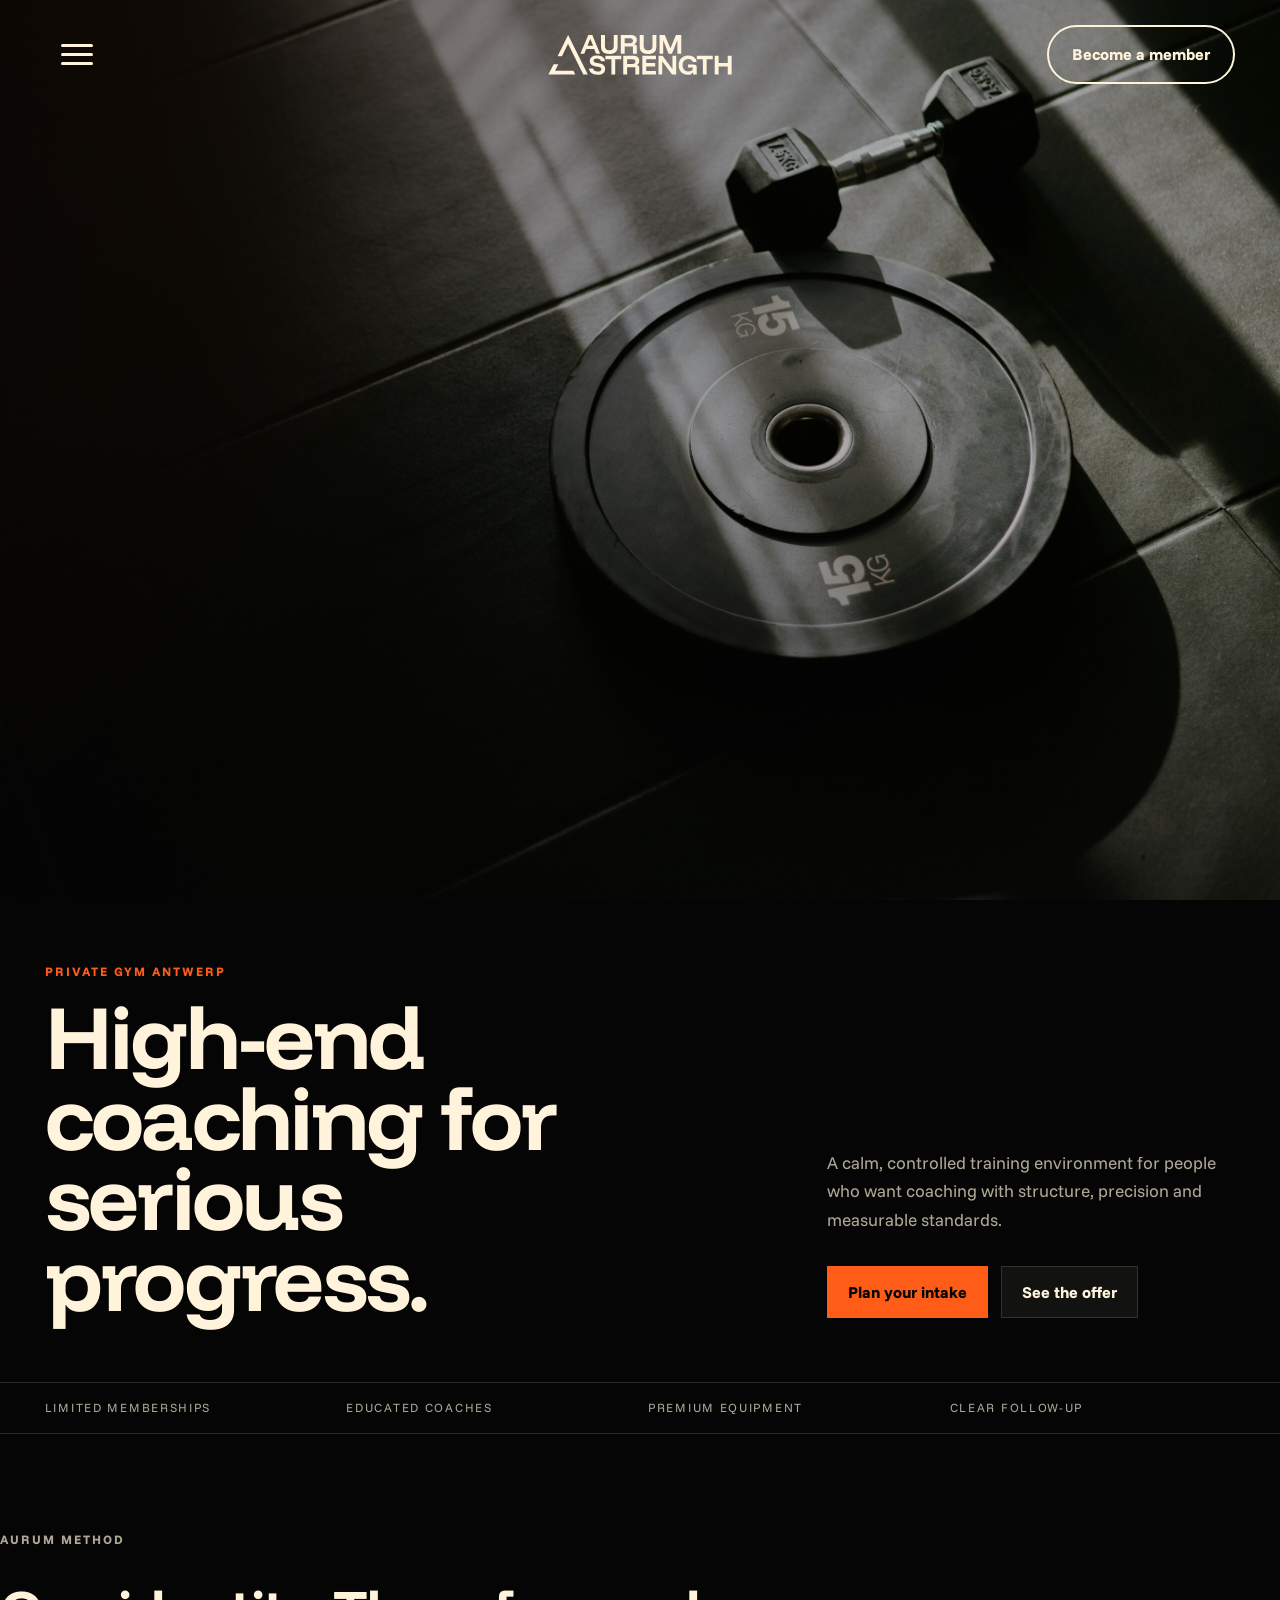
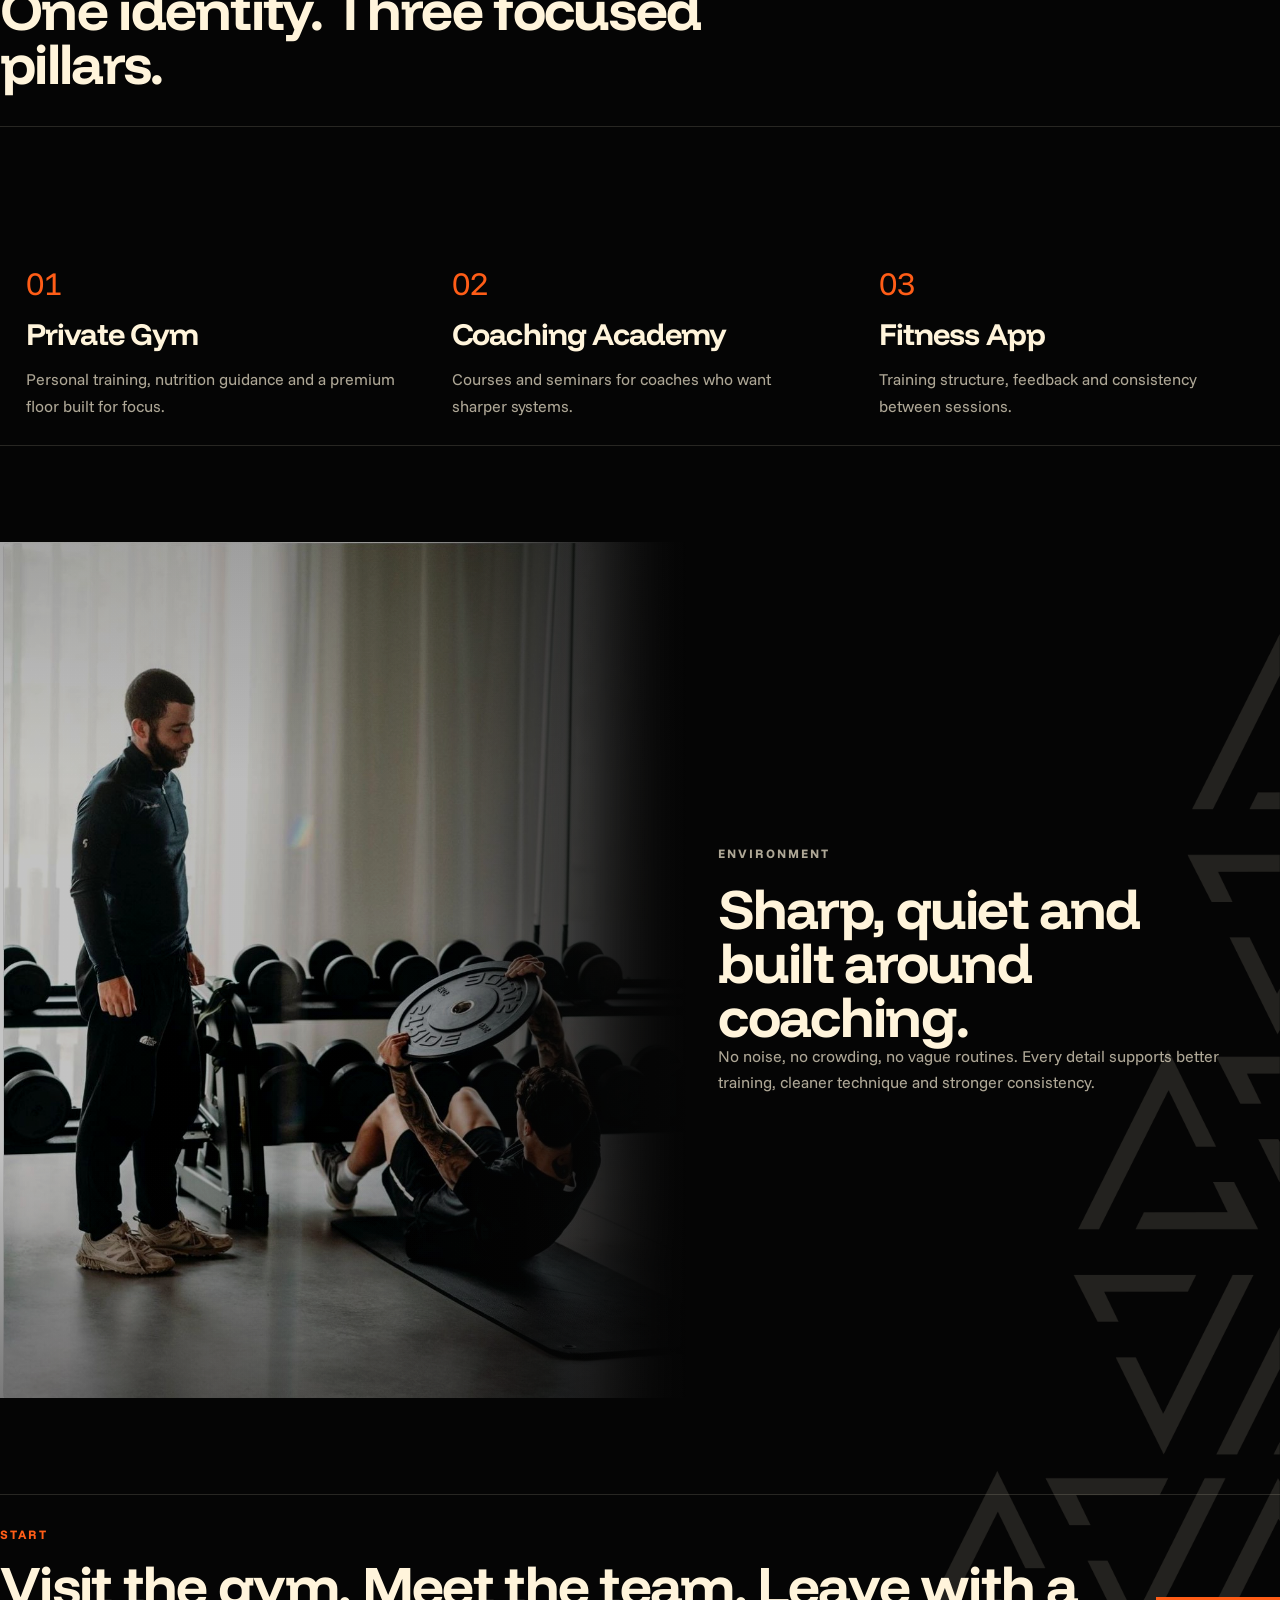
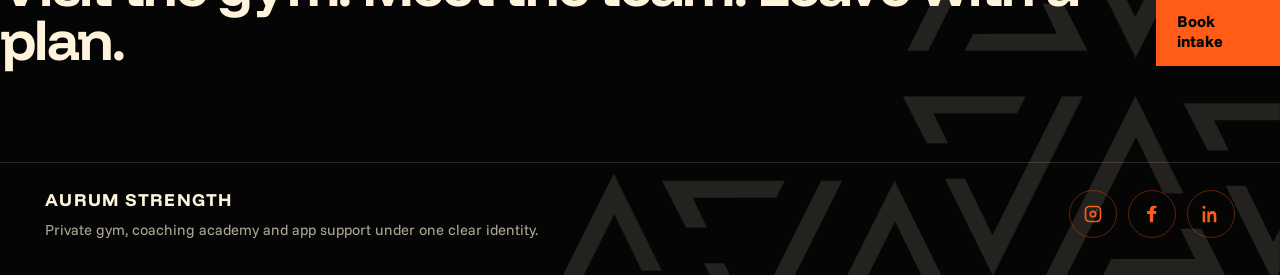
<file: index.html>
<!DOCTYPE html>
<html lang="en">
  <head>
    <meta charset="UTF-8" />
    <meta name="viewport" content="width=device-width, initial-scale=1.0" />
    <title>AURUM Strength | Private Gym Antwerp</title>
    <meta
      name="description"
      content="AURUM Strength is a high-end private gym in Antwerp with precise coaching, nutrition guidance and a focused training environment."
    />
    <link rel="preconnect" href="https://fonts.googleapis.com" />
    <link rel="preconnect" href="https://fonts.gstatic.com" crossorigin />
    <link
      href="https://fonts.googleapis.com/css2?family=Funnel+Display:wght@300..800&amp;family=Funnel+Sans:wght@300..800&amp;display=swap"
      rel="stylesheet"
    />
    <link rel="stylesheet" href="styles.css?v=2" />
  </head>
  <body>
    <div class="site-shell">
      <header class="site-header">
        <button
          class="nav-toggle"
          type="button"
          aria-expanded="false"
          aria-controls="site-nav"
          aria-label="Open navigation"
        >
          <span></span>
          <span></span>
          <span></span>
        </button>

        <a class="brand" href="index.html" aria-label="Aurum Strength home">
          <img src="assets/logo-horizontal-beige.svg" alt="AURUM Strength" />
        </a>

        <a class="member-cta" href="member.html">Become a member</a>

        <nav class="site-nav" id="site-nav" aria-label="Primary">
          <div class="nav-panel">
            <div class="nav-column">
              <p>Navigate</p>
              <a class="is-active" href="index.html">Home</a>
              <a href="offer.html">Offer</a>
              <a href="system.html">System</a>
              <a href="academy.html">Academy</a>
              <a href="contact.html">Contact</a>
            </div>
            <div class="nav-column nav-column-large">
              <p>Start</p>
              <a href="member.html">Become a member</a>
              <a href="contact.html">Book intake</a>
            </div>
            <div class="nav-column nav-meta">
              <p>AURUM Strength</p>
              <span>Private gym, coaching academy and app support in Antwerp.</span>
            </div>
          </div>
        </nav>
      </header>

      <main>
        <section class="hero section">
          <figure class="hero-media">
            <div class="hero-video-frame">
              <video
                src="assets/video_aurum.MOV"
                poster="assets/landingpagePic.jpg"
                autoplay
                muted
                playsinline
                aria-label="AURUM Strength training atmosphere"
              ></video>
            </div>
          </figure>
        </section>

        <section class="home-intro section reveal">
          <div>
            <p class="eyebrow">Private Gym Antwerp</p>
            <h1>High-end coaching for serious progress.</h1>
          </div>
          <div>
            <p class="hero-text">
              A calm, controlled training environment for people who want
              coaching with structure, precision and measurable standards.
            </p>

            <div class="hero-actions">
              <a class="button button-primary" href="contact.html">Plan your intake</a>
              <a class="button button-secondary" href="offer.html">See the offer</a>
            </div>
          </div>
        </section>

        <section class="proof-strip reveal" aria-label="Aurum strengths">
          <p>Limited memberships</p>
          <p>Educated coaches</p>
          <p>Premium equipment</p>
          <p>Clear follow-up</p>
        </section>

        <section class="section split-section">
          <div class="section-heading reveal">
            <p class="eyebrow">AURUM Method</p>
            <h2>One identity. Three focused pillars.</h2>
          </div>

          <div class="feature-grid">
            <a class="feature-card reveal" href="offer.html">
              <span>01</span>
              <h3>Private Gym</h3>
              <p>Personal training, nutrition guidance and a premium floor built for focus.</p>
            </a>
            <a class="feature-card reveal" href="academy.html">
              <span>02</span>
              <h3>Coaching Academy</h3>
              <p>Courses and seminars for coaches who want sharper systems.</p>
            </a>
            <a class="feature-card reveal" href="system.html">
              <span>03</span>
              <h3>Fitness App</h3>
              <p>Training structure, feedback and consistency between sessions.</p>
            </a>
          </div>
        </section>

        <section class="section atmosphere-section">
          <figure class="image-frame reveal">
            <img
              src="assets/aurum-coaching.jpeg"
              alt="Focused AURUM coaching atmosphere"
            />
          </figure>
          <div class="atmosphere-copy reveal">
            <p class="eyebrow">Environment</p>
            <h2>Sharp, quiet and built around coaching.</h2>
            <p>
              No noise, no crowding, no vague routines. Every detail supports
              better training, cleaner technique and stronger consistency.
            </p>
          </div>
        </section>

        <section class="section cta-band reveal">
          <div>
            <p class="eyebrow">Start</p>
            <h2>Visit the gym. Meet the team. Leave with a plan.</h2>
          </div>
          <a class="button button-primary" href="contact.html">Book intake</a>
        </section>
      </main>

      <footer class="site-footer">
        <div>
          <p>AURUM Strength</p>
          <p>Private gym, coaching academy and app support under one clear identity.</p>
        </div>
        <nav class="footer-socials" aria-label="Social media">
          <a href="https://www.instagram.com/aurumstrength/" target="_blank" rel="noopener" aria-label="AURUM Strength on Instagram">
            <svg viewBox="0 0 24 24" aria-hidden="true">
              <path d="M7.75 2h8.5A5.75 5.75 0 0 1 22 7.75v8.5A5.75 5.75 0 0 1 16.25 22h-8.5A5.75 5.75 0 0 1 2 16.25v-8.5A5.75 5.75 0 0 1 7.75 2Zm0 2A3.75 3.75 0 0 0 4 7.75v8.5A3.75 3.75 0 0 0 7.75 20h8.5A3.75 3.75 0 0 0 20 16.25v-8.5A3.75 3.75 0 0 0 16.25 4h-8.5Zm4.25 3.75A4.25 4.25 0 1 1 7.75 12 4.25 4.25 0 0 1 12 7.75Zm0 2A2.25 2.25 0 1 0 14.25 12 2.25 2.25 0 0 0 12 9.75Zm4.75-3.25a.75.75 0 1 1-.75.75.75.75 0 0 1 .75-.75Z" />
            </svg>
          </a>
          <a href="https://www.facebook.com/aurumstrength/" target="_blank" rel="noopener" aria-label="AURUM Strength on Facebook">
            <svg viewBox="0 0 24 24" aria-hidden="true">
              <path d="M14.2 8.4V6.6c0-.9.2-1.4 1.5-1.4h1.6V2.1C16.5 2 15.5 2 14.4 2c-3 0-5 1.8-5 5.1v1.3H6.1v3.5h3.3V22h4V11.9h3.3l.5-3.5h-3Z" />
            </svg>
          </a>
          <a href="https://www.linkedin.com/company/aurum-strength/" target="_blank" rel="noopener" aria-label="AURUM Strength on LinkedIn">
            <svg viewBox="0 0 24 24" aria-hidden="true">
              <path d="M5.1 8.7H2V22h3.1V8.7ZM3.6 2A1.8 1.8 0 1 0 5.4 3.8 1.8 1.8 0 0 0 3.6 2Zm7 6.7h-3V22h3v-6.6c0-1.7.3-3.4 2.5-3.4s2.2 2 2.2 3.5V22h3.1v-7.3c0-3.6-.8-6.3-4.9-6.3a4.2 4.2 0 0 0-3.8 2.1h-.1V8.7Z" />
            </svg>
          </a>
        </nav>
      </footer>
    </div>

    <script src="script.js"></script>
  </body>
</html>
</file>
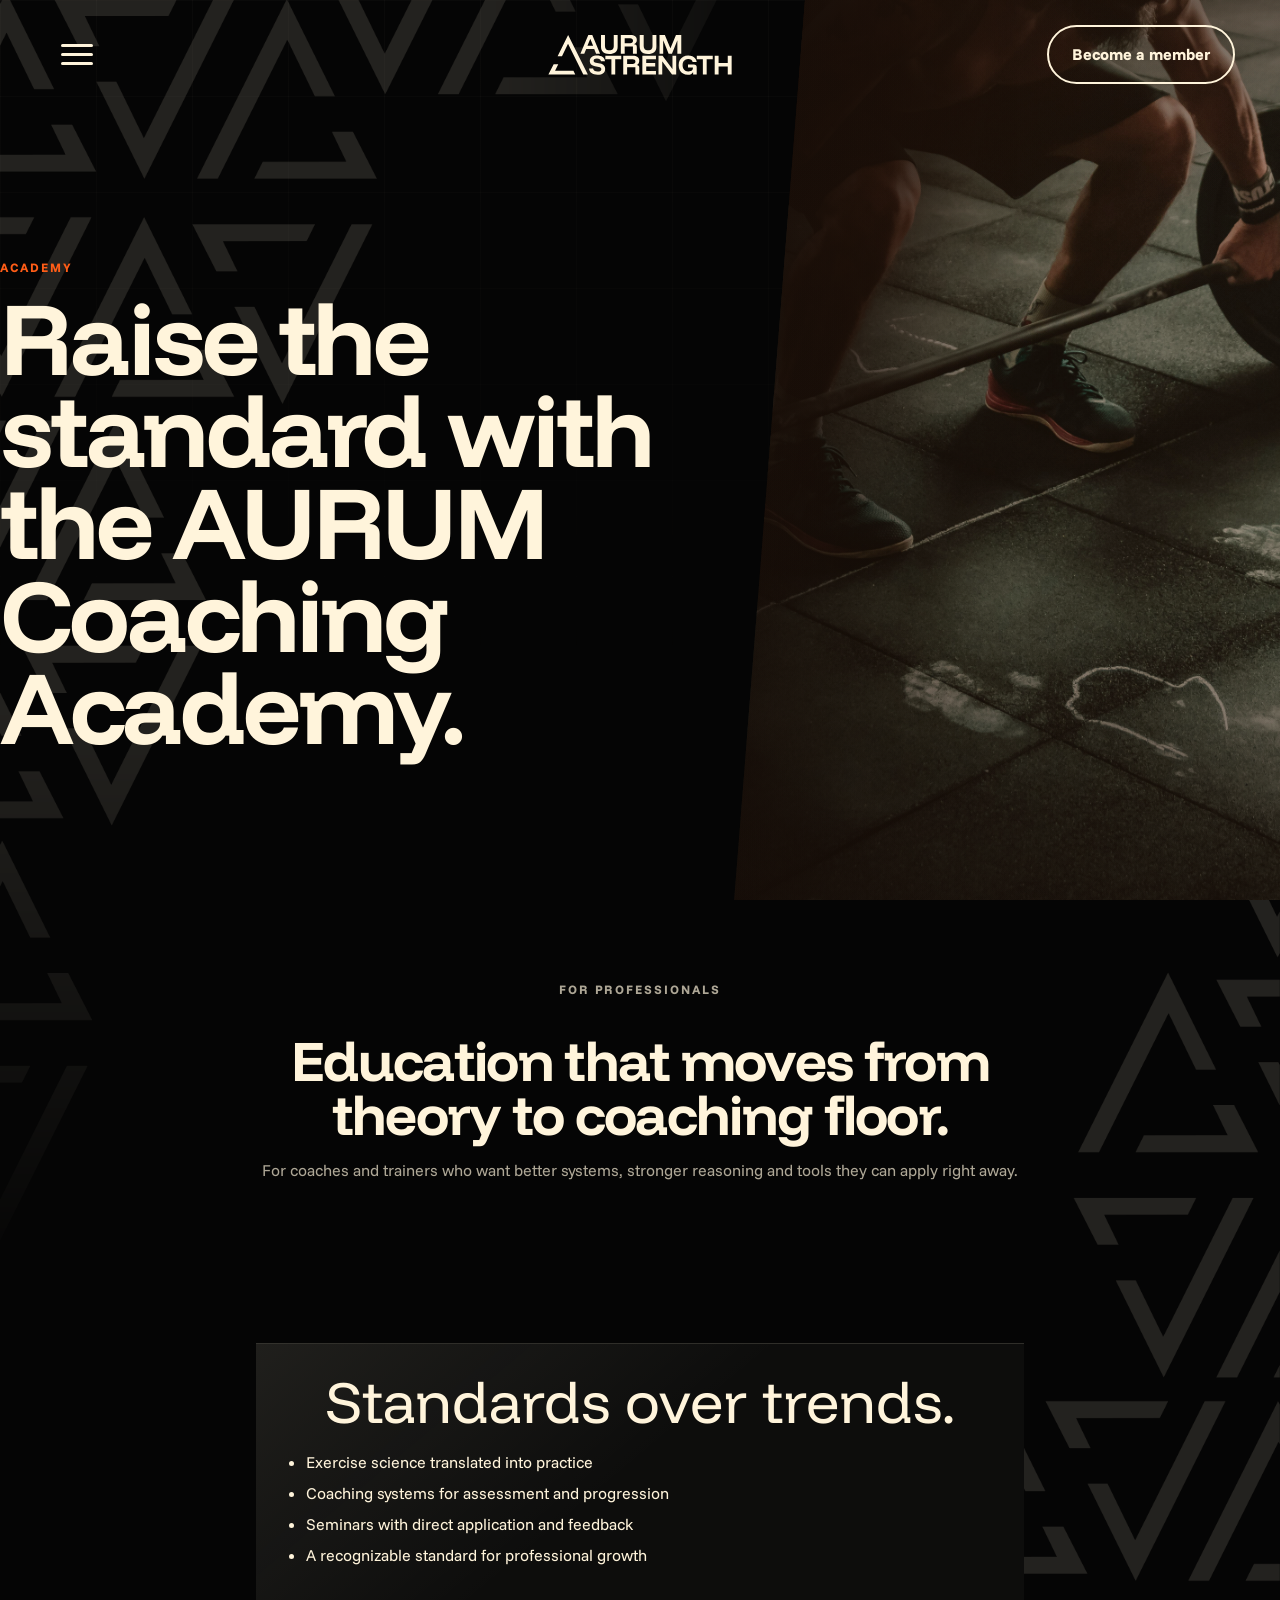
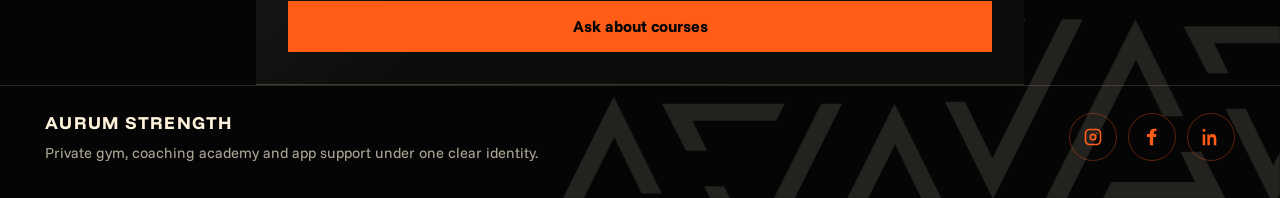
<file: academy.html>
<!DOCTYPE html>
<html lang="en">
  <head>
    <meta charset="UTF-8" />
    <meta name="viewport" content="width=device-width, initial-scale=1.0" />
    <title>Academy | AURUM Strength</title>
    <meta
      name="description"
      content="AURUM Coaching Academy offers practical education for coaches and trainers who want stronger systems."
    />
    <link rel="preconnect" href="https://fonts.googleapis.com" />
    <link rel="preconnect" href="https://fonts.gstatic.com" crossorigin />
    <link
      href="https://fonts.googleapis.com/css2?family=Funnel+Display:wght@300..800&amp;family=Funnel+Sans:wght@300..800&amp;display=swap"
      rel="stylesheet"
    />
    <link rel="stylesheet" href="styles.css" />
  </head>
  <body>
    <div class="site-shell">
      <header class="site-header">
        <button class="nav-toggle" type="button" aria-expanded="false" aria-controls="site-nav" aria-label="Open navigation">
          <span></span>
          <span></span>
          <span></span>
        </button>
        <a class="brand" href="index.html" aria-label="Aurum Strength home">
          <img src="assets/logo-horizontal-beige.svg" alt="AURUM Strength" />
        </a>
        <a class="member-cta" href="member.html">Become a member</a>
        <nav class="site-nav" id="site-nav" aria-label="Primary">
          <div class="nav-panel">
            <div class="nav-column">
              <p>Navigate</p>
              <a href="index.html">Home</a>
              <a href="offer.html">Offer</a>
              <a href="system.html">System</a>
              <a class="is-active" href="academy.html">Academy</a>
              <a href="contact.html">Contact</a>
            </div>
            <div class="nav-column nav-column-large">
              <p>Start</p>
              <a href="member.html">Become a member</a>
              <a href="contact.html">Book intake</a>
            </div>
            <div class="nav-column nav-meta">
              <p>AURUM Strength</p>
              <span>Private gym, coaching academy and app support in Antwerp.</span>
            </div>
          </div>
        </nav>
      </header>

      <main>
        <section class="academy-hero section">
          <div class="reveal">
            <p class="eyebrow">Academy</p>
            <h1>Raise the standard with the AURUM Coaching Academy.</h1>
          </div>
          <figure class="academy-media reveal">
            <img
              src="assets/gympic3.jpg"
              alt="AURUM coach observing training technique"
            />
          </figure>
        </section>

        <section class="section academy-layout">
          <div class="section-heading reveal">
            <p class="eyebrow">For professionals</p>
            <h2>Education that moves from theory to coaching floor.</h2>
            <p>
              For coaches and trainers who want better systems, stronger
              reasoning and tools they can apply right away.
            </p>
          </div>
          <div class="academy-manifest reveal">
            <p>Standards over trends.</p>
            <ul>
              <li>Exercise science translated into practice</li>
              <li>Coaching systems for assessment and progression</li>
              <li>Seminars with direct application and feedback</li>
              <li>A recognizable standard for professional growth</li>
            </ul>
            <a class="button button-primary" href="contact.html">Ask about courses</a>
          </div>
        </section>
      </main>

      <footer class="site-footer">
        <div>
          <p>AURUM Strength</p>
          <p>Private gym, coaching academy and app support under one clear identity.</p>
        </div>
        <nav class="footer-socials" aria-label="Social media">
          <a href="https://www.instagram.com/aurumstrength/" target="_blank" rel="noopener" aria-label="AURUM Strength on Instagram">
            <svg viewBox="0 0 24 24" aria-hidden="true">
              <path d="M7.75 2h8.5A5.75 5.75 0 0 1 22 7.75v8.5A5.75 5.75 0 0 1 16.25 22h-8.5A5.75 5.75 0 0 1 2 16.25v-8.5A5.75 5.75 0 0 1 7.75 2Zm0 2A3.75 3.75 0 0 0 4 7.75v8.5A3.75 3.75 0 0 0 7.75 20h8.5A3.75 3.75 0 0 0 20 16.25v-8.5A3.75 3.75 0 0 0 16.25 4h-8.5Zm4.25 3.75A4.25 4.25 0 1 1 7.75 12 4.25 4.25 0 0 1 12 7.75Zm0 2A2.25 2.25 0 1 0 14.25 12 2.25 2.25 0 0 0 12 9.75Zm4.75-3.25a.75.75 0 1 1-.75.75.75.75 0 0 1 .75-.75Z" />
            </svg>
          </a>
          <a href="https://www.facebook.com/aurumstrength/" target="_blank" rel="noopener" aria-label="AURUM Strength on Facebook">
            <svg viewBox="0 0 24 24" aria-hidden="true">
              <path d="M14.2 8.4V6.6c0-.9.2-1.4 1.5-1.4h1.6V2.1C16.5 2 15.5 2 14.4 2c-3 0-5 1.8-5 5.1v1.3H6.1v3.5h3.3V22h4V11.9h3.3l.5-3.5h-3Z" />
            </svg>
          </a>
          <a href="https://www.linkedin.com/company/aurum-strength/" target="_blank" rel="noopener" aria-label="AURUM Strength on LinkedIn">
            <svg viewBox="0 0 24 24" aria-hidden="true">
              <path d="M5.1 8.7H2V22h3.1V8.7ZM3.6 2A1.8 1.8 0 1 0 5.4 3.8 1.8 1.8 0 0 0 3.6 2Zm7 6.7h-3V22h3v-6.6c0-1.7.3-3.4 2.5-3.4s2.2 2 2.2 3.5V22h3.1v-7.3c0-3.6-.8-6.3-4.9-6.3a4.2 4.2 0 0 0-3.8 2.1h-.1V8.7Z" />
            </svg>
          </a>
        </nav>
      </footer>
    </div>
    <script src="script.js"></script>
  </body>
</html>
</file>
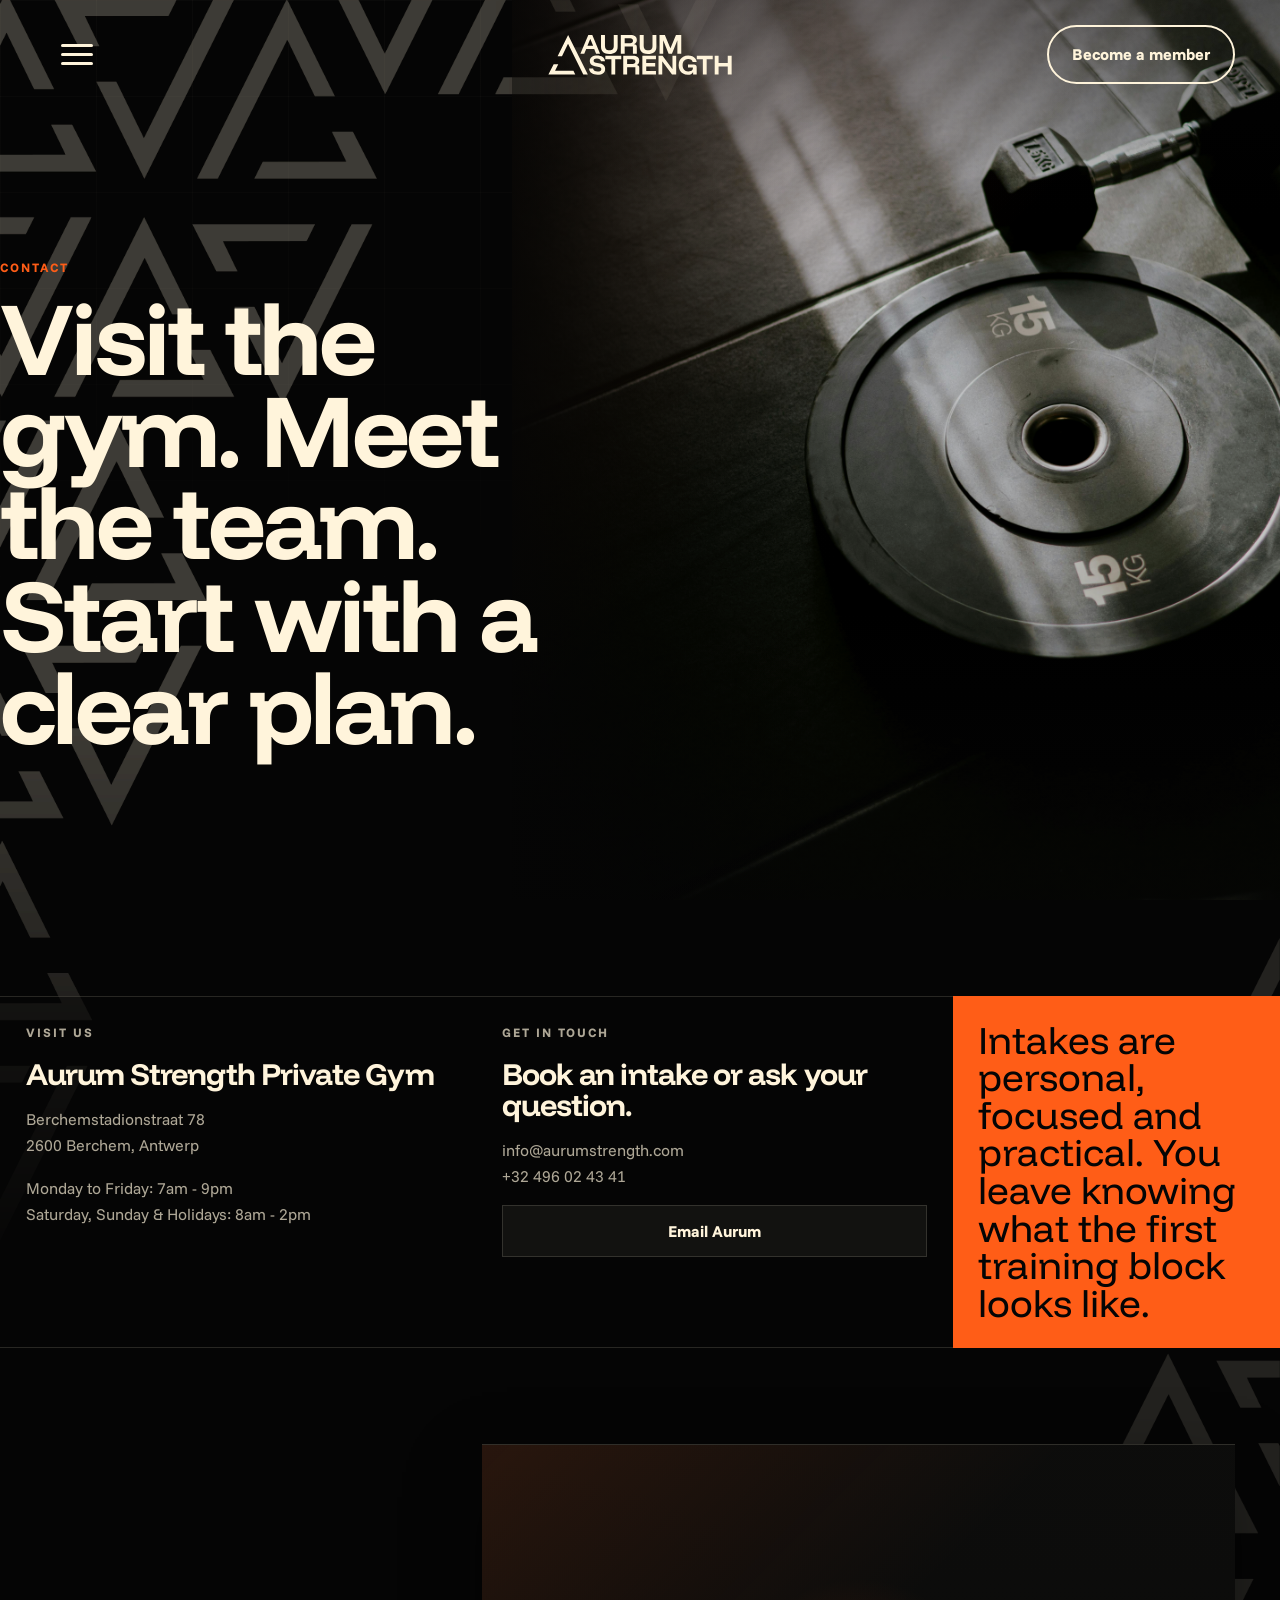
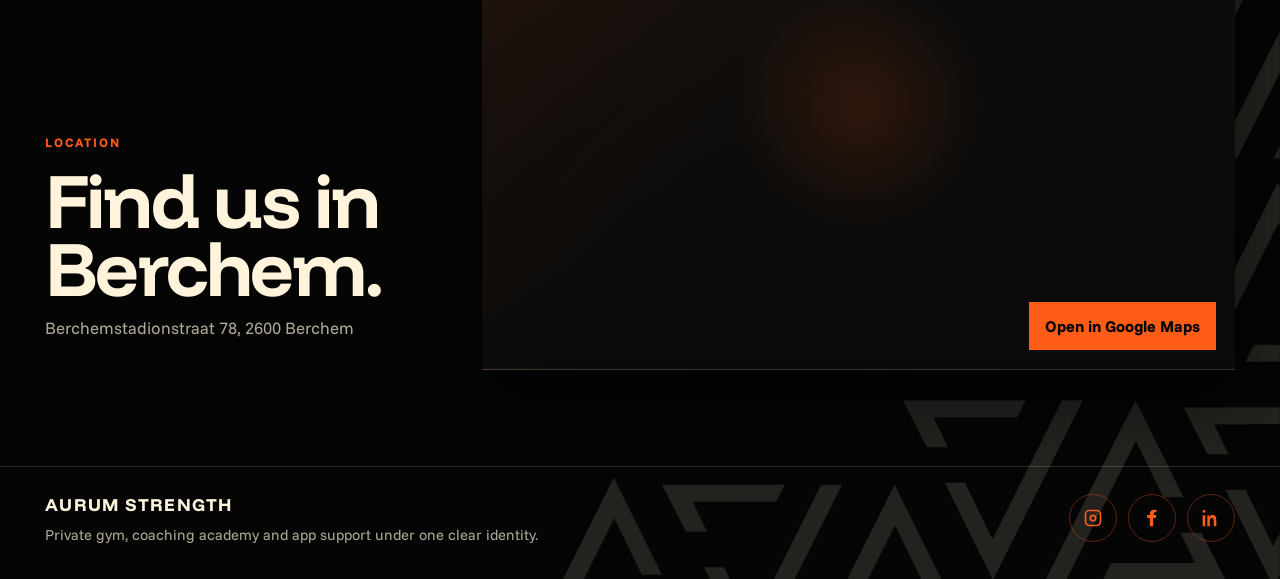
<file: contact.html>
<!DOCTYPE html>
<html lang="en">
  <head>
    <meta charset="UTF-8" />
    <meta name="viewport" content="width=device-width, initial-scale=1.0" />
    <title>Contact | AURUM Strength</title>
    <meta
      name="description"
      content="Contact AURUM Strength in Berchem, Antwerp to book an intake or ask a question."
    />
    <link rel="preconnect" href="https://fonts.googleapis.com" />
    <link rel="preconnect" href="https://fonts.gstatic.com" crossorigin />
    <link
      href="https://fonts.googleapis.com/css2?family=Funnel+Display:wght@300..800&amp;family=Funnel+Sans:wght@300..800&amp;display=swap"
      rel="stylesheet"
    />
    <link rel="stylesheet" href="styles.css" />
  </head>
  <body>
    <div class="site-shell">
      <header class="site-header">
        <button class="nav-toggle" type="button" aria-expanded="false" aria-controls="site-nav" aria-label="Open navigation">
          <span></span>
          <span></span>
          <span></span>
        </button>
        <a class="brand" href="index.html" aria-label="Aurum Strength home">
          <img src="assets/logo-horizontal-beige.svg" alt="AURUM Strength" />
        </a>
        <a class="member-cta" href="member.html">Become a member</a>
        <nav class="site-nav" id="site-nav" aria-label="Primary">
          <div class="nav-panel">
            <div class="nav-column">
              <p>Navigate</p>
              <a href="index.html">Home</a>
              <a href="offer.html">Offer</a>
              <a href="system.html">System</a>
              <a href="academy.html">Academy</a>
              <a class="is-active" href="contact.html">Contact</a>
            </div>
            <div class="nav-column nav-column-large">
              <p>Start</p>
              <a href="member.html">Become a member</a>
              <a href="contact.html">Book intake</a>
            </div>
            <div class="nav-column nav-meta">
              <p>AURUM Strength</p>
              <span>Private gym, coaching academy and app support in Antwerp.</span>
            </div>
          </div>
        </nav>
      </header>

      <main>
        <section class="contact-hero section">
          <div class="reveal">
            <p class="eyebrow">Contact</p>
            <h1>Visit the gym. Meet the team. Start with a clear plan.</h1>
          </div>
          <figure class="contact-media reveal">
            <img
              src="assets/landingpagePic.jpg"
              alt="AURUM private gym training session"
            />
          </figure>
        </section>

        <section class="section contact-layout">
          <article class="contact-card reveal">
            <p class="card-label">Visit us</p>
            <h2>Aurum Strength Private Gym</h2>
            <p>Berchemstadionstraat 78<br />2600 Berchem, Antwerp</p>
            <p>Monday to Friday: 7am - 9pm<br />Saturday, Sunday &amp; Holidays: 8am - 2pm</p>
          </article>

          <article class="contact-card reveal">
            <p class="card-label">Get in touch</p>
            <h2>Book an intake or ask your question.</h2>
            <p>info@aurumstrength.com<br />+32 496 02 43 41</p>
            <a class="button button-secondary" href="mailto:info@aurumstrength.com">Email Aurum</a>
          </article>

          <aside class="contact-note reveal">
            <p>Intakes are personal, focused and practical. You leave knowing what the first training block looks like.</p>
          </aside>
        </section>

        <section class="section map-section reveal">
          <div class="map-copy">
            <p class="eyebrow">Location</p>
            <h2>Find us in Berchem.</h2>
            <p>Berchemstadionstraat 78, 2600 Berchem</p>
          </div>
          <a
            class="map-card"
            href="https://www.google.com/maps/search/?api=1&amp;query=Berchemstadionstraat%2078%2C%202600%20Berchem"
            target="_blank"
            rel="noopener"
            aria-label="Open Aurum Strength location in Google Maps"
          >
            <iframe
              title="Map showing Berchemstadionstraat 78, 2600 Berchem"
              src="https://www.google.com/maps?q=Berchemstadionstraat%2078%2C%202600%20Berchem&amp;output=embed"
              loading="lazy"
              referrerpolicy="no-referrer-when-downgrade"
            ></iframe>
            <span class="map-badge">Open in Google Maps</span>
          </a>
        </section>

      </main>

      <footer class="site-footer">
        <div>
          <p>AURUM Strength</p>
          <p>Private gym, coaching academy and app support under one clear identity.</p>
        </div>
        <nav class="footer-socials" aria-label="Social media">
          <a href="https://www.instagram.com/aurumstrength/" target="_blank" rel="noopener" aria-label="AURUM Strength on Instagram">
            <svg viewBox="0 0 24 24" aria-hidden="true">
              <path d="M7.75 2h8.5A5.75 5.75 0 0 1 22 7.75v8.5A5.75 5.75 0 0 1 16.25 22h-8.5A5.75 5.75 0 0 1 2 16.25v-8.5A5.75 5.75 0 0 1 7.75 2Zm0 2A3.75 3.75 0 0 0 4 7.75v8.5A3.75 3.75 0 0 0 7.75 20h8.5A3.75 3.75 0 0 0 20 16.25v-8.5A3.75 3.75 0 0 0 16.25 4h-8.5Zm4.25 3.75A4.25 4.25 0 1 1 7.75 12 4.25 4.25 0 0 1 12 7.75Zm0 2A2.25 2.25 0 1 0 14.25 12 2.25 2.25 0 0 0 12 9.75Zm4.75-3.25a.75.75 0 1 1-.75.75.75.75 0 0 1 .75-.75Z" />
            </svg>
          </a>
          <a href="https://www.facebook.com/aurumstrength/" target="_blank" rel="noopener" aria-label="AURUM Strength on Facebook">
            <svg viewBox="0 0 24 24" aria-hidden="true">
              <path d="M14.2 8.4V6.6c0-.9.2-1.4 1.5-1.4h1.6V2.1C16.5 2 15.5 2 14.4 2c-3 0-5 1.8-5 5.1v1.3H6.1v3.5h3.3V22h4V11.9h3.3l.5-3.5h-3Z" />
            </svg>
          </a>
          <a href="https://www.linkedin.com/company/aurum-strength/" target="_blank" rel="noopener" aria-label="AURUM Strength on LinkedIn">
            <svg viewBox="0 0 24 24" aria-hidden="true">
              <path d="M5.1 8.7H2V22h3.1V8.7ZM3.6 2A1.8 1.8 0 1 0 5.4 3.8 1.8 1.8 0 0 0 3.6 2Zm7 6.7h-3V22h3v-6.6c0-1.7.3-3.4 2.5-3.4s2.2 2 2.2 3.5V22h3.1v-7.3c0-3.6-.8-6.3-4.9-6.3a4.2 4.2 0 0 0-3.8 2.1h-.1V8.7Z" />
            </svg>
          </a>
        </nav>
      </footer>
    </div>
    <script src="script.js"></script>
  </body>
</html>
</file>
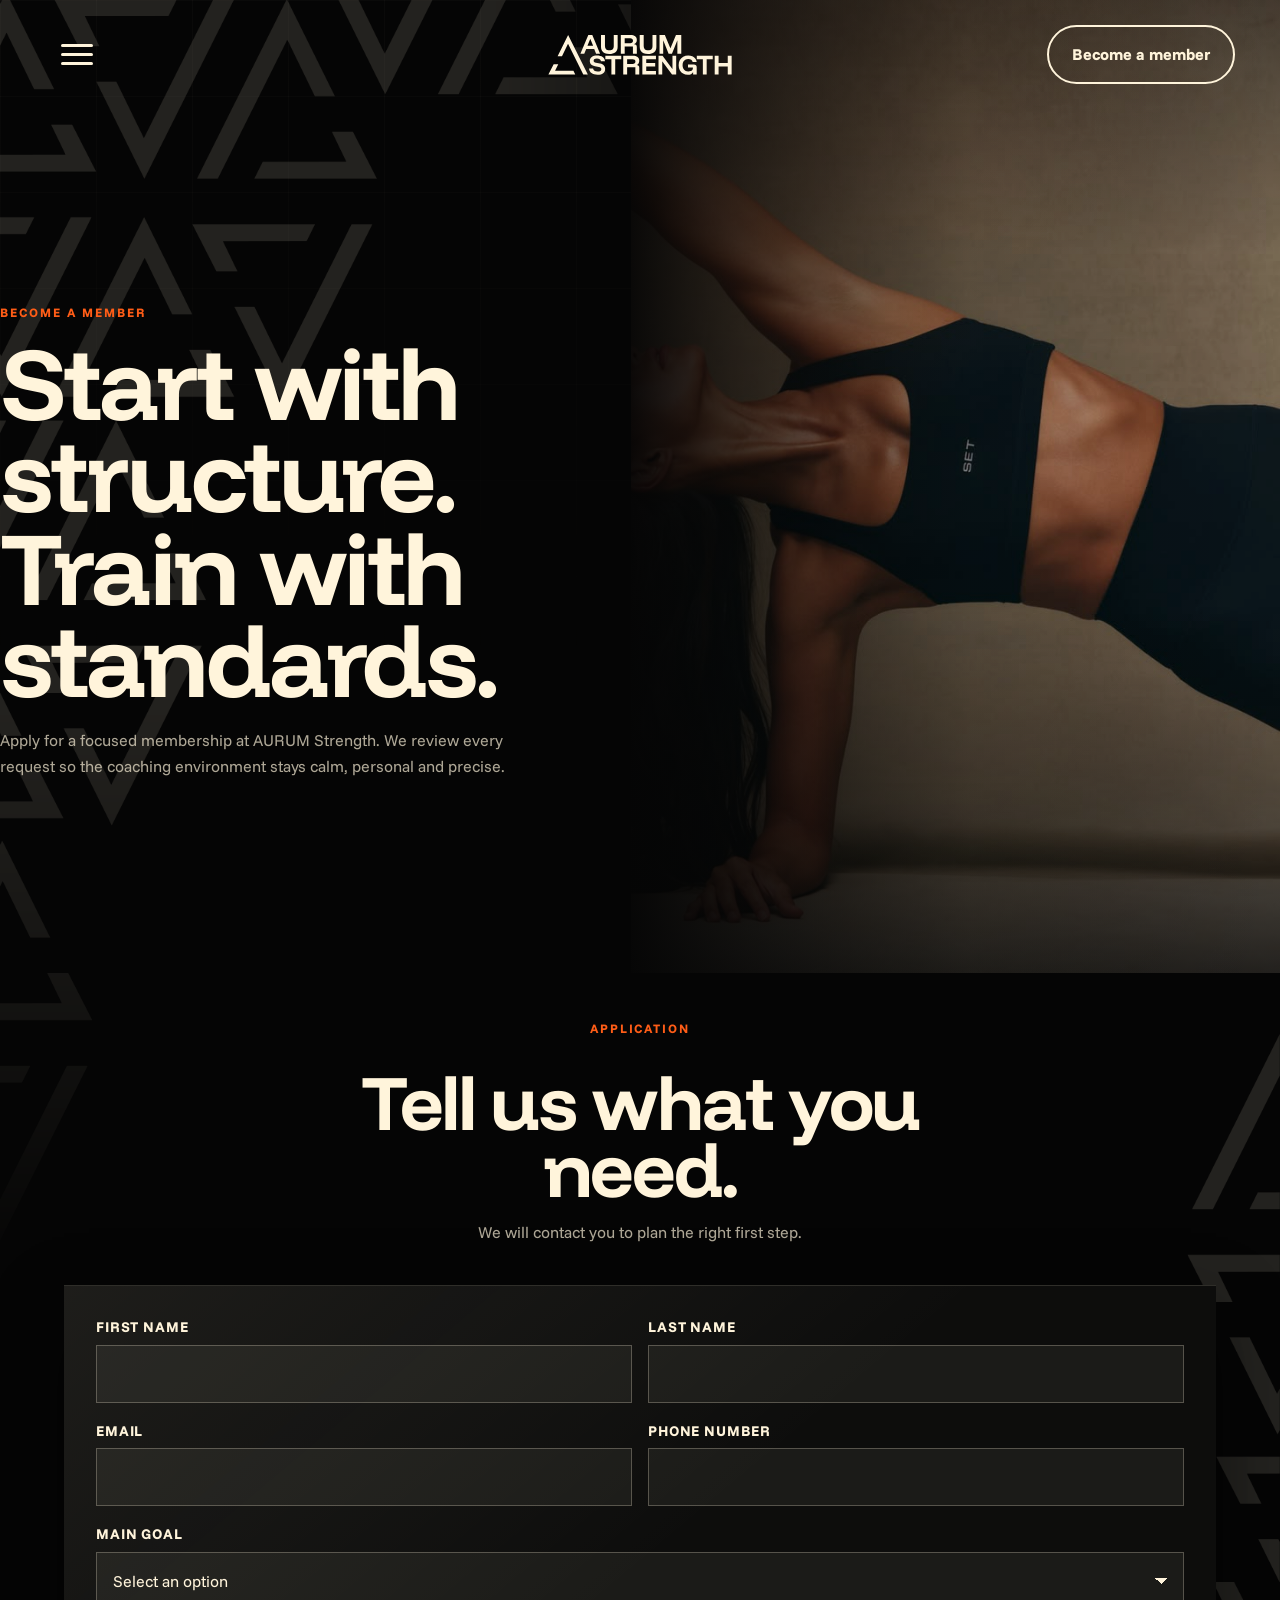
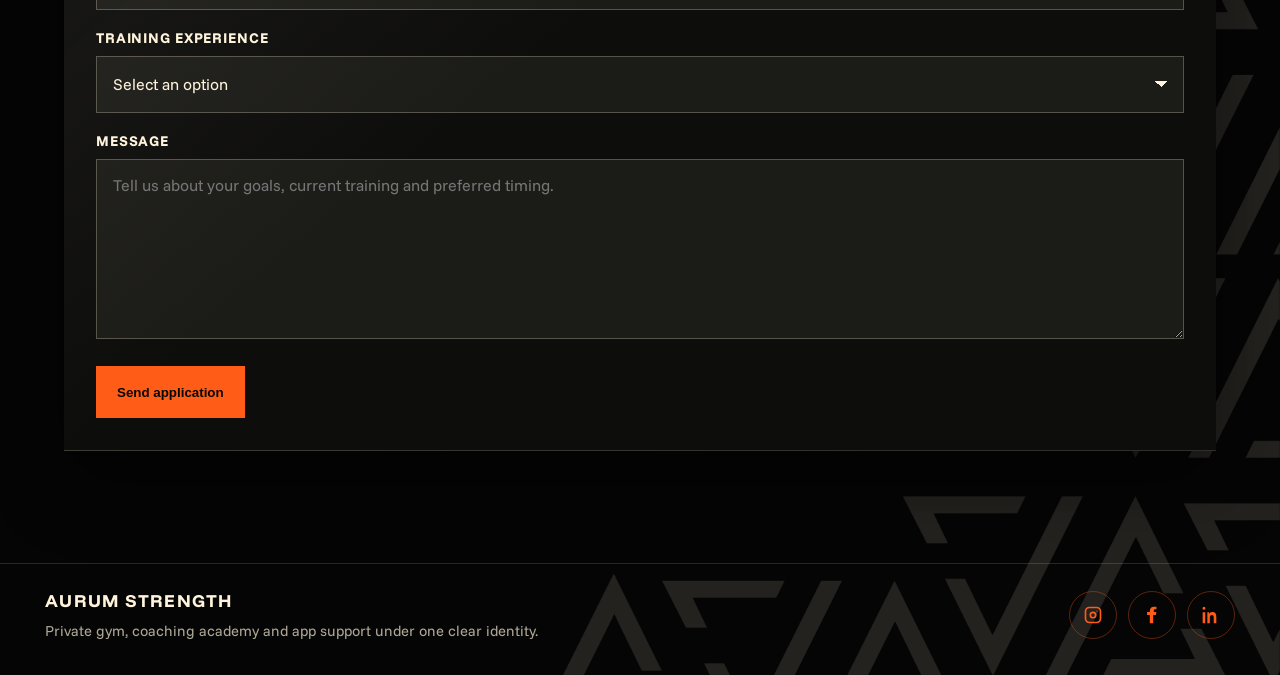
<file: member.html>
<!DOCTYPE html>
<html lang="en">
  <head>
    <meta charset="UTF-8" />
    <meta name="viewport" content="width=device-width, initial-scale=1.0" />
    <title>Become a Member | AURUM Strength</title>
    <meta
      name="description"
      content="Apply to become a member at AURUM Strength private gym in Antwerp."
    />
    <link rel="preconnect" href="https://fonts.googleapis.com" />
    <link rel="preconnect" href="https://fonts.gstatic.com" crossorigin />
    <link
      href="https://fonts.googleapis.com/css2?family=Funnel+Display:wght@300..800&amp;family=Funnel+Sans:wght@300..800&amp;display=swap"
      rel="stylesheet"
    />
    <link rel="stylesheet" href="styles.css" />
  </head>
  <body>
    <div class="site-shell">
      <header class="site-header">
        <button class="nav-toggle" type="button" aria-expanded="false" aria-controls="site-nav" aria-label="Open navigation">
          <span></span>
          <span></span>
          <span></span>
        </button>
        <a class="brand" href="index.html" aria-label="Aurum Strength home">
          <img src="assets/logo-horizontal-beige.svg" alt="AURUM Strength" />
        </a>
        <a class="member-cta" href="member.html">Become a member</a>
        <nav class="site-nav" id="site-nav" aria-label="Primary">
          <div class="nav-panel">
            <div class="nav-column">
              <p>Navigate</p>
              <a href="index.html">Home</a>
              <a href="offer.html">Offer</a>
              <a href="system.html">System</a>
              <a href="academy.html">Academy</a>
              <a href="contact.html">Contact</a>
            </div>
            <div class="nav-column nav-column-large">
              <p>Start</p>
              <a class="is-active" href="member.html">Become a member</a>
              <a href="contact.html">Book intake</a>
            </div>
            <div class="nav-column nav-meta">
              <p>AURUM Strength</p>
              <span>Private gym, coaching academy and app support in Antwerp.</span>
            </div>
          </div>
        </nav>
      </header>

      <main>
        <section class="member-hero section">
          <div class="reveal">
            <p class="eyebrow">Become a member</p>
            <h1>Start with structure. Train with standards.</h1>
            <p>
              Apply for a focused membership at AURUM Strength. We review every
              request so the coaching environment stays calm, personal and precise.
            </p>
          </div>
          <figure class="member-media reveal">
            <img
              src="assets/SPORTBODY®.jpg"
              alt="AURUM Strength coaching session"
            />
          </figure>
        </section>

        <section class="section member-layout">
          <div class="question-heading reveal">
            <p class="eyebrow">Application</p>
            <h2>Tell us what you need.</h2>
            <p>We will contact you to plan the right first step.</p>
          </div>

          <form
            class="contact-form reveal"
            action="mailto:info@aurumstrength.com"
            method="post"
            enctype="text/plain"
          >
            <div class="form-row">
              <label>
                <span>First name</span>
                <input type="text" name="First name" autocomplete="given-name" required />
              </label>
              <label>
                <span>Last name</span>
                <input type="text" name="Last name" autocomplete="family-name" required />
              </label>
            </div>

            <div class="form-row">
              <label>
                <span>Email</span>
                <input type="email" name="Email" autocomplete="email" required />
              </label>
              <label>
                <span>Phone number</span>
                <input type="tel" name="Phone" autocomplete="tel" required />
              </label>
            </div>

            <label>
              <span>Main goal</span>
              <select name="Main goal" required>
                <option value="">Select an option</option>
                <option value="Strength">Strength</option>
                <option value="Body composition">Body composition</option>
                <option value="Performance">Performance</option>
                <option value="Health and consistency">Health and consistency</option>
              </select>
            </label>

            <label>
              <span>Training experience</span>
              <select name="Training experience" required>
                <option value="">Select an option</option>
                <option value="Beginner">Beginner</option>
                <option value="Intermediate">Intermediate</option>
                <option value="Advanced">Advanced</option>
                <option value="Returning after a break">Returning after a break</option>
              </select>
            </label>

            <label>
              <span>Message</span>
              <textarea name="Message" rows="6" placeholder="Tell us about your goals, current training and preferred timing." required></textarea>
            </label>

            <button class="button button-primary" type="submit">Send application</button>
          </form>
        </section>
      </main>

      <footer class="site-footer">
        <div>
          <p>AURUM Strength</p>
          <p>Private gym, coaching academy and app support under one clear identity.</p>
        </div>
        <nav class="footer-socials" aria-label="Social media">
          <a href="https://www.instagram.com/aurumstrength/" target="_blank" rel="noopener" aria-label="AURUM Strength on Instagram">
            <svg viewBox="0 0 24 24" aria-hidden="true">
              <path d="M7.75 2h8.5A5.75 5.75 0 0 1 22 7.75v8.5A5.75 5.75 0 0 1 16.25 22h-8.5A5.75 5.75 0 0 1 2 16.25v-8.5A5.75 5.75 0 0 1 7.75 2Zm0 2A3.75 3.75 0 0 0 4 7.75v8.5A3.75 3.75 0 0 0 7.75 20h8.5A3.75 3.75 0 0 0 20 16.25v-8.5A3.75 3.75 0 0 0 16.25 4h-8.5Zm4.25 3.75A4.25 4.25 0 1 1 7.75 12 4.25 4.25 0 0 1 12 7.75Zm0 2A2.25 2.25 0 1 0 14.25 12 2.25 2.25 0 0 0 12 9.75Zm4.75-3.25a.75.75 0 1 1-.75.75.75.75 0 0 1 .75-.75Z" />
            </svg>
          </a>
          <a href="https://www.facebook.com/aurumstrength/" target="_blank" rel="noopener" aria-label="AURUM Strength on Facebook">
            <svg viewBox="0 0 24 24" aria-hidden="true">
              <path d="M14.2 8.4V6.6c0-.9.2-1.4 1.5-1.4h1.6V2.1C16.5 2 15.5 2 14.4 2c-3 0-5 1.8-5 5.1v1.3H6.1v3.5h3.3V22h4V11.9h3.3l.5-3.5h-3Z" />
            </svg>
          </a>
          <a href="https://www.linkedin.com/company/aurum-strength/" target="_blank" rel="noopener" aria-label="AURUM Strength on LinkedIn">
            <svg viewBox="0 0 24 24" aria-hidden="true">
              <path d="M5.1 8.7H2V22h3.1V8.7ZM3.6 2A1.8 1.8 0 1 0 5.4 3.8 1.8 1.8 0 0 0 3.6 2Zm7 6.7h-3V22h3v-6.6c0-1.7.3-3.4 2.5-3.4s2.2 2 2.2 3.5V22h3.1v-7.3c0-3.6-.8-6.3-4.9-6.3a4.2 4.2 0 0 0-3.8 2.1h-.1V8.7Z" />
            </svg>
          </a>
        </nav>
      </footer>
    </div>
    <script src="script.js"></script>
  </body>
</html>
</file>
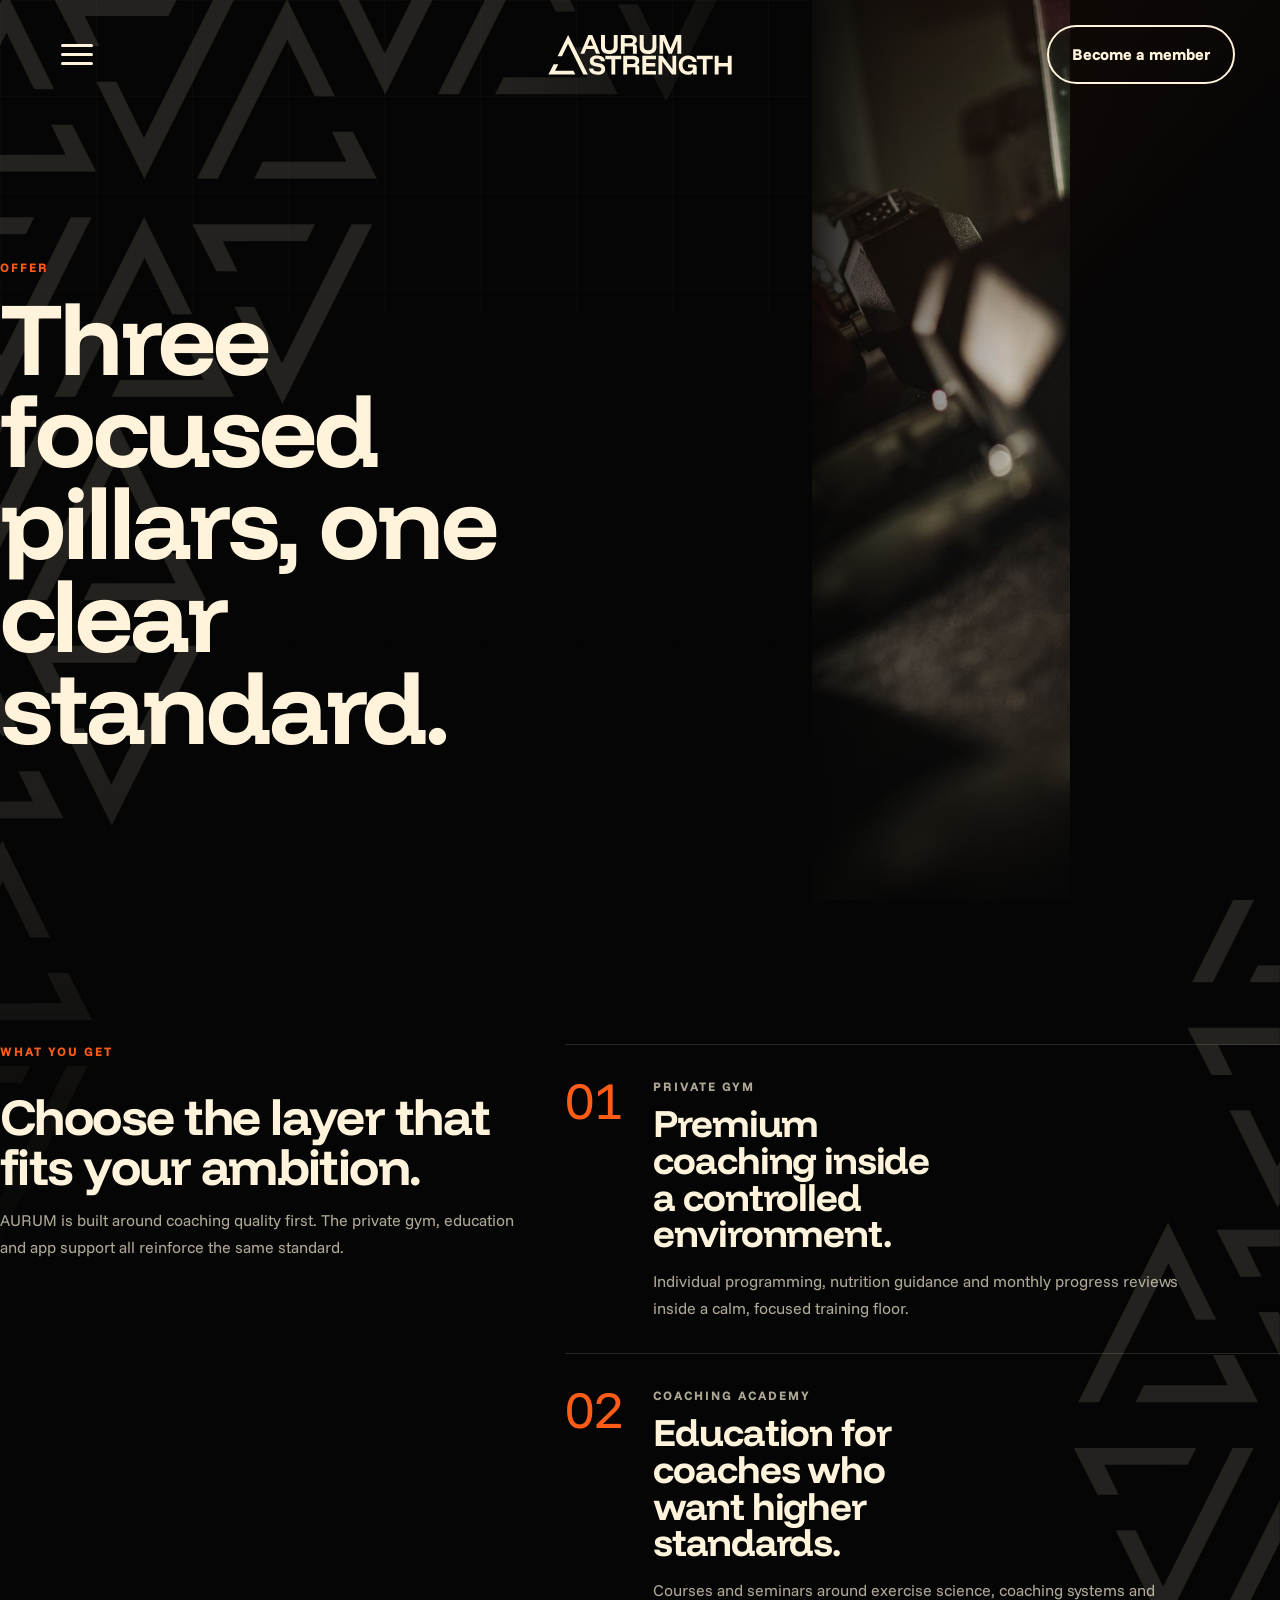
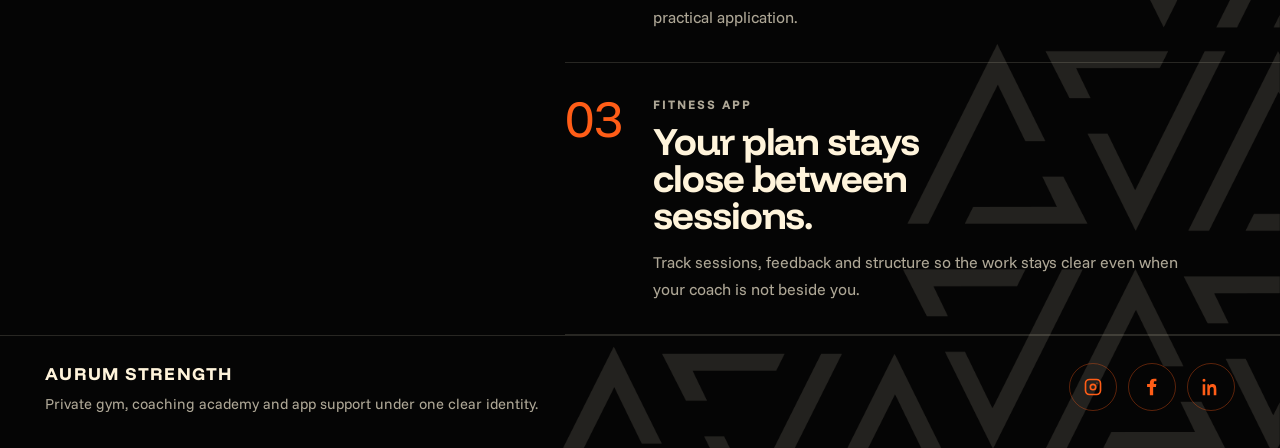
<file: offer.html>
<!DOCTYPE html>
<html lang="en">
  <head>
    <meta charset="UTF-8" />
    <meta name="viewport" content="width=device-width, initial-scale=1.0" />
    <title>Offer | AURUM Strength</title>
    <meta
      name="description"
      content="Explore the AURUM Strength offer: private gym coaching, nutrition guidance, education and app support."
    />
    <link rel="preconnect" href="https://fonts.googleapis.com" />
    <link rel="preconnect" href="https://fonts.gstatic.com" crossorigin />
    <link
      href="https://fonts.googleapis.com/css2?family=Funnel+Display:wght@300..800&amp;family=Funnel+Sans:wght@300..800&amp;display=swap"
      rel="stylesheet"
    />
    <link rel="stylesheet" href="styles.css" />
  </head>
  <body>
    <div class="site-shell">
      <header class="site-header">
        <button class="nav-toggle" type="button" aria-expanded="false" aria-controls="site-nav" aria-label="Open navigation">
          <span></span>
          <span></span>
          <span></span>
        </button>
        <a class="brand" href="index.html" aria-label="Aurum Strength home">
          <img src="assets/logo-horizontal-beige.svg" alt="AURUM Strength" />
        </a>
        <a class="member-cta" href="member.html">Become a member</a>
        <nav class="site-nav" id="site-nav" aria-label="Primary">
          <div class="nav-panel">
            <div class="nav-column">
              <p>Navigate</p>
              <a href="index.html">Home</a>
              <a class="is-active" href="offer.html">Offer</a>
              <a href="system.html">System</a>
              <a href="academy.html">Academy</a>
              <a href="contact.html">Contact</a>
            </div>
            <div class="nav-column nav-column-large">
              <p>Start</p>
              <a href="member.html">Become a member</a>
              <a href="contact.html">Book intake</a>
            </div>
            <div class="nav-column nav-meta">
              <p>AURUM Strength</p>
              <span>Private gym, coaching academy and app support in Antwerp.</span>
            </div>
          </div>
        </nav>
      </header>

      <main>
        <section class="page-hero page-hero-offer section">
          <div class="reveal">
            <p class="eyebrow">Offer</p>
            <h1>Three focused pillars, one clear standard.</h1>
          </div>
          <figure class="page-media reveal">
            <img
              src="assets/pic4.jpg"
              alt="AURUM private coaching session"
            />
          </figure>
        </section>

        <section class="section offer-editorial">
          <div class="offer-intro reveal">
            <p class="eyebrow">What you get</p>
            <h2>Choose the layer that fits your ambition.</h2>
            <p>
              AURUM is built around coaching quality first. The private gym,
              education and app support all reinforce the same standard.
            </p>
          </div>

          <div class="offer-stack">
            <article class="offer-row reveal">
              <span>01</span>
              <div>
                <p class="card-label">Private Gym</p>
                <h2>Premium coaching inside a controlled environment.</h2>
              </div>
              <p>
                Individual programming, nutrition guidance and monthly progress
                reviews inside a calm, focused training floor.
              </p>
            </article>

            <article class="offer-row reveal">
              <span>02</span>
              <div>
                <p class="card-label">Coaching Academy</p>
                <h2>Education for coaches who want higher standards.</h2>
              </div>
              <p>
                Courses and seminars around exercise science, coaching systems
                and practical application.
              </p>
            </article>

            <article class="offer-row reveal">
              <span>03</span>
              <div>
                <p class="card-label">Fitness App</p>
                <h2>Your plan stays close between sessions.</h2>
              </div>
              <p>
                Track sessions, feedback and structure so the work stays clear
                even when your coach is not beside you.
              </p>
            </article>
          </div>
        </section>
      </main>

      <footer class="site-footer">
        <div>
          <p>AURUM Strength</p>
          <p>Private gym, coaching academy and app support under one clear identity.</p>
        </div>
        <nav class="footer-socials" aria-label="Social media">
          <a href="https://www.instagram.com/aurumstrength/" target="_blank" rel="noopener" aria-label="AURUM Strength on Instagram">
            <svg viewBox="0 0 24 24" aria-hidden="true">
              <path d="M7.75 2h8.5A5.75 5.75 0 0 1 22 7.75v8.5A5.75 5.75 0 0 1 16.25 22h-8.5A5.75 5.75 0 0 1 2 16.25v-8.5A5.75 5.75 0 0 1 7.75 2Zm0 2A3.75 3.75 0 0 0 4 7.75v8.5A3.75 3.75 0 0 0 7.75 20h8.5A3.75 3.75 0 0 0 20 16.25v-8.5A3.75 3.75 0 0 0 16.25 4h-8.5Zm4.25 3.75A4.25 4.25 0 1 1 7.75 12 4.25 4.25 0 0 1 12 7.75Zm0 2A2.25 2.25 0 1 0 14.25 12 2.25 2.25 0 0 0 12 9.75Zm4.75-3.25a.75.75 0 1 1-.75.75.75.75 0 0 1 .75-.75Z" />
            </svg>
          </a>
          <a href="https://www.facebook.com/aurumstrength/" target="_blank" rel="noopener" aria-label="AURUM Strength on Facebook">
            <svg viewBox="0 0 24 24" aria-hidden="true">
              <path d="M14.2 8.4V6.6c0-.9.2-1.4 1.5-1.4h1.6V2.1C16.5 2 15.5 2 14.4 2c-3 0-5 1.8-5 5.1v1.3H6.1v3.5h3.3V22h4V11.9h3.3l.5-3.5h-3Z" />
            </svg>
          </a>
          <a href="https://www.linkedin.com/company/aurum-strength/" target="_blank" rel="noopener" aria-label="AURUM Strength on LinkedIn">
            <svg viewBox="0 0 24 24" aria-hidden="true">
              <path d="M5.1 8.7H2V22h3.1V8.7ZM3.6 2A1.8 1.8 0 1 0 5.4 3.8 1.8 1.8 0 0 0 3.6 2Zm7 6.7h-3V22h3v-6.6c0-1.7.3-3.4 2.5-3.4s2.2 2 2.2 3.5V22h3.1v-7.3c0-3.6-.8-6.3-4.9-6.3a4.2 4.2 0 0 0-3.8 2.1h-.1V8.7Z" />
            </svg>
          </a>
        </nav>
      </footer>
    </div>
    <script src="script.js"></script>
  </body>
</html>
</file>
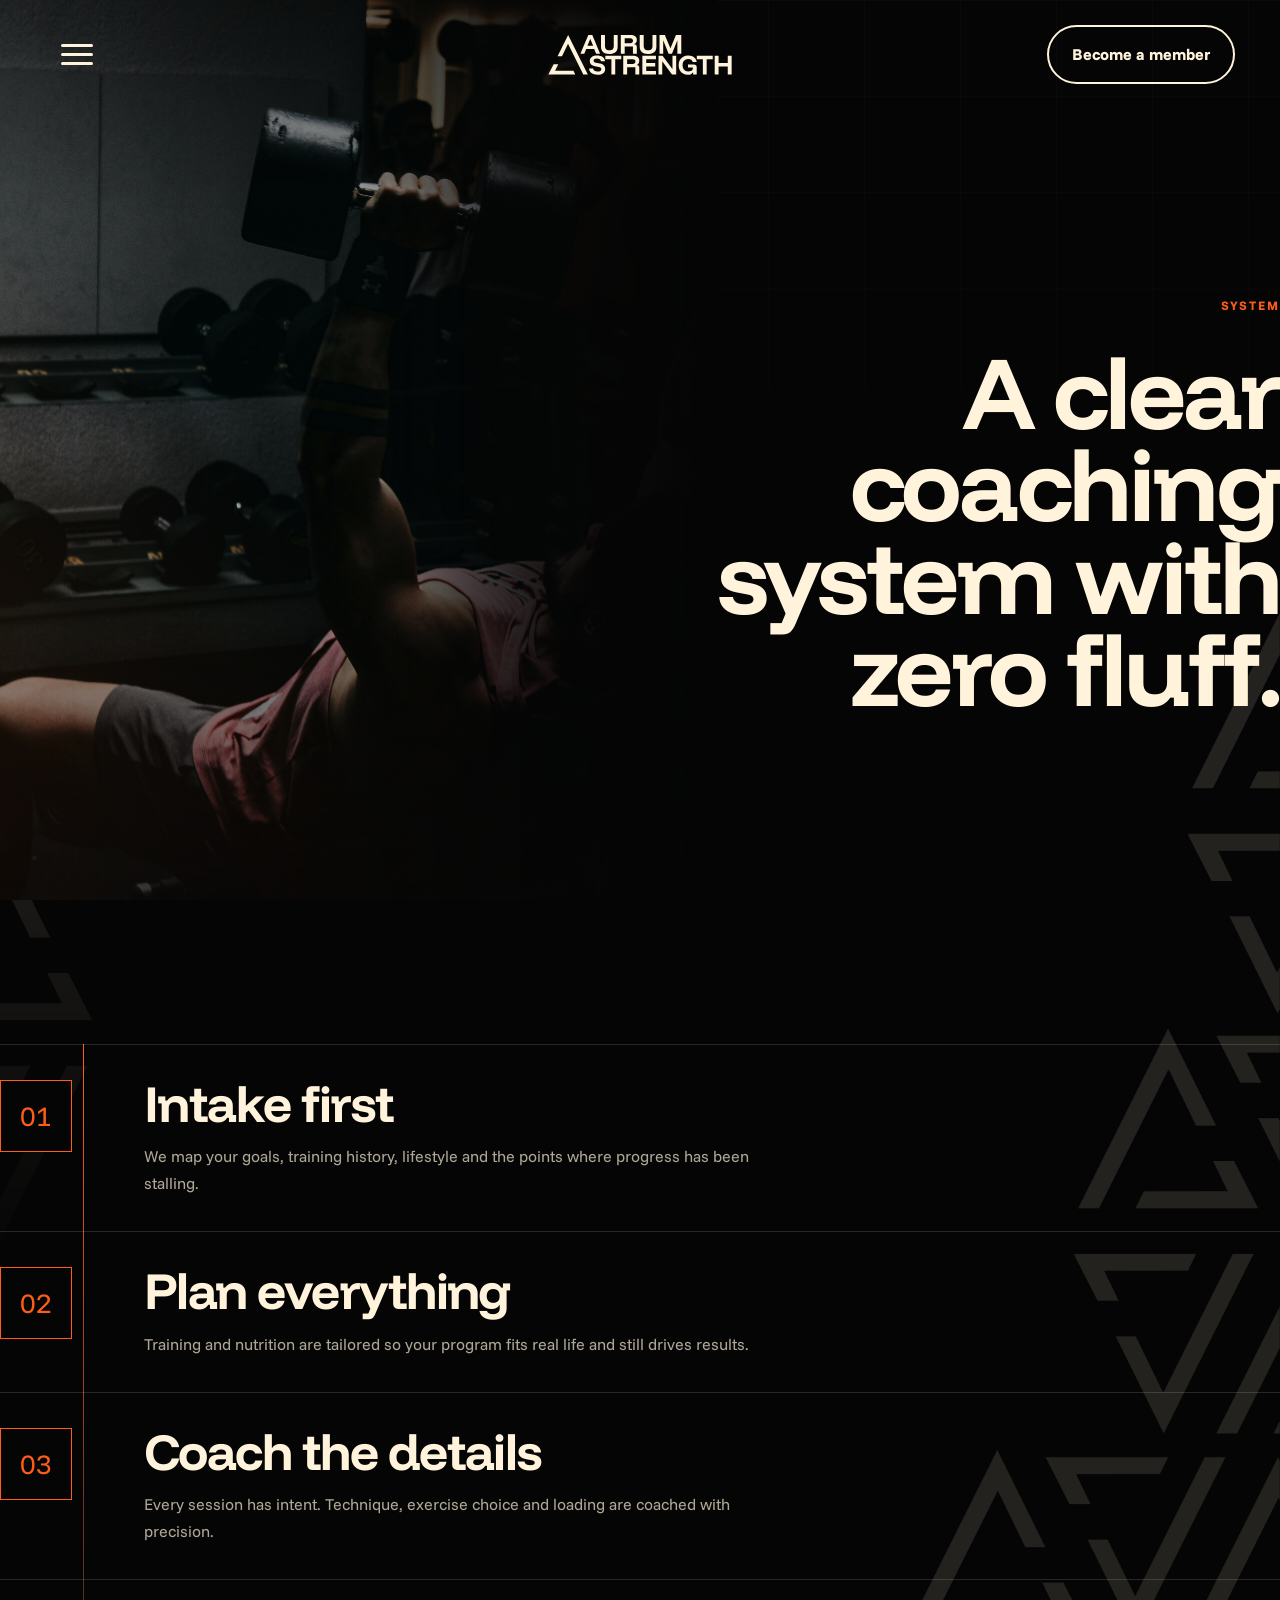
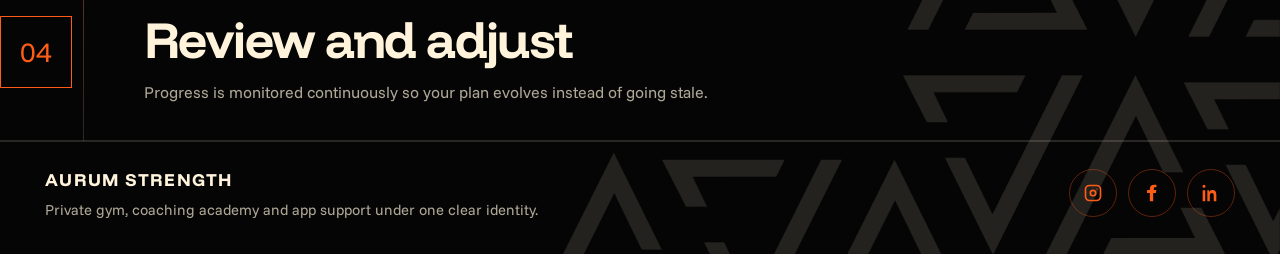
<file: system.html>
<!DOCTYPE html>
<html lang="en">
  <head>
    <meta charset="UTF-8" />
    <meta name="viewport" content="width=device-width, initial-scale=1.0" />
    <title>System | AURUM Strength</title>
    <meta
      name="description"
      content="The AURUM coaching system: intake, planning, coached execution and consistent review."
    />
    <link rel="preconnect" href="https://fonts.googleapis.com" />
    <link rel="preconnect" href="https://fonts.gstatic.com" crossorigin />
    <link
      href="https://fonts.googleapis.com/css2?family=Funnel+Display:wght@300..800&amp;family=Funnel+Sans:wght@300..800&amp;display=swap"
      rel="stylesheet"
    />
    <link rel="stylesheet" href="styles.css" />
  </head>
  <body>
    <div class="site-shell">
      <header class="site-header">
        <button class="nav-toggle" type="button" aria-expanded="false" aria-controls="site-nav" aria-label="Open navigation">
          <span></span>
          <span></span>
          <span></span>
        </button>
        <a class="brand" href="index.html" aria-label="Aurum Strength home">
          <img src="assets/logo-horizontal-beige.svg" alt="AURUM Strength" />
        </a>
        <a class="member-cta" href="member.html">Become a member</a>
        <nav class="site-nav" id="site-nav" aria-label="Primary">
          <div class="nav-panel">
            <div class="nav-column">
              <p>Navigate</p>
              <a href="index.html">Home</a>
              <a href="offer.html">Offer</a>
              <a class="is-active" href="system.html">System</a>
              <a href="academy.html">Academy</a>
              <a href="contact.html">Contact</a>
            </div>
            <div class="nav-column nav-column-large">
              <p>Start</p>
              <a href="member.html">Become a member</a>
              <a href="contact.html">Book intake</a>
            </div>
            <div class="nav-column nav-meta">
              <p>AURUM Strength</p>
              <span>Private gym, coaching academy and app support in Antwerp.</span>
            </div>
          </div>
        </nav>
      </header>

      <main>
        <section class="page-hero page-hero-system section">
          <div class="reveal">
            <p class="eyebrow">System</p>
            <h1>A clear coaching system with zero fluff.</h1>
          </div>
          <figure class="page-media reveal">
            <img
              src="assets/gympic.jpg"
              alt="Coach guiding an athlete through a strength exercise"
            />
          </figure>
        </section>

        <section class="section system-timeline">
          <article class="timeline-step reveal">
            <span>01</span>
            <div>
              <h2>Intake first</h2>
              <p>
                We map your goals, training history, lifestyle and the points
                where progress has been stalling.
              </p>
            </div>
          </article>
          <article class="timeline-step reveal">
            <span>02</span>
            <div>
              <h2>Plan everything</h2>
              <p>
                Training and nutrition are tailored so your program fits real
                life and still drives results.
              </p>
            </div>
          </article>
          <article class="timeline-step reveal">
            <span>03</span>
            <div>
              <h2>Coach the details</h2>
              <p>
                Every session has intent. Technique, exercise choice and loading
                are coached with precision.
              </p>
            </div>
          </article>
          <article class="timeline-step reveal">
            <span>04</span>
            <div>
              <h2>Review and adjust</h2>
              <p>
                Progress is monitored continuously so your plan evolves instead
                of going stale.
              </p>
            </div>
          </article>
        </section>
      </main>

      <footer class="site-footer">
        <div>
          <p>AURUM Strength</p>
          <p>Private gym, coaching academy and app support under one clear identity.</p>
        </div>
        <nav class="footer-socials" aria-label="Social media">
          <a href="https://www.instagram.com/aurumstrength/" target="_blank" rel="noopener" aria-label="AURUM Strength on Instagram">
            <svg viewBox="0 0 24 24" aria-hidden="true">
              <path d="M7.75 2h8.5A5.75 5.75 0 0 1 22 7.75v8.5A5.75 5.75 0 0 1 16.25 22h-8.5A5.75 5.75 0 0 1 2 16.25v-8.5A5.75 5.75 0 0 1 7.75 2Zm0 2A3.75 3.75 0 0 0 4 7.75v8.5A3.75 3.75 0 0 0 7.75 20h8.5A3.75 3.75 0 0 0 20 16.25v-8.5A3.75 3.75 0 0 0 16.25 4h-8.5Zm4.25 3.75A4.25 4.25 0 1 1 7.75 12 4.25 4.25 0 0 1 12 7.75Zm0 2A2.25 2.25 0 1 0 14.25 12 2.25 2.25 0 0 0 12 9.75Zm4.75-3.25a.75.75 0 1 1-.75.75.75.75 0 0 1 .75-.75Z" />
            </svg>
          </a>
          <a href="https://www.facebook.com/aurumstrength/" target="_blank" rel="noopener" aria-label="AURUM Strength on Facebook">
            <svg viewBox="0 0 24 24" aria-hidden="true">
              <path d="M14.2 8.4V6.6c0-.9.2-1.4 1.5-1.4h1.6V2.1C16.5 2 15.5 2 14.4 2c-3 0-5 1.8-5 5.1v1.3H6.1v3.5h3.3V22h4V11.9h3.3l.5-3.5h-3Z" />
            </svg>
          </a>
          <a href="https://www.linkedin.com/company/aurum-strength/" target="_blank" rel="noopener" aria-label="AURUM Strength on LinkedIn">
            <svg viewBox="0 0 24 24" aria-hidden="true">
              <path d="M5.1 8.7H2V22h3.1V8.7ZM3.6 2A1.8 1.8 0 1 0 5.4 3.8 1.8 1.8 0 0 0 3.6 2Zm7 6.7h-3V22h3v-6.6c0-1.7.3-3.4 2.5-3.4s2.2 2 2.2 3.5V22h3.1v-7.3c0-3.6-.8-6.3-4.9-6.3a4.2 4.2 0 0 0-3.8 2.1h-.1V8.7Z" />
            </svg>
          </a>
        </nav>
      </footer>
    </div>
    <script src="script.js"></script>
  </body>
</html>
</file>
<file: styles.css>
:root {
  --color-black: #050505;
  --color-black-soft: #0d0d0c;
  --color-beige: #fff4db;
  --color-beige-muted: rgba(255, 244, 219, 0.68);
  --color-beige-line: rgba(255, 244, 219, 0.14);
  --color-orange: #ff5d17;
  --color-orange-soft: rgba(255, 93, 23, 0.14);
  --shadow-large: 0 28px 70px rgba(0, 0, 0, 0.48);
  --page-padding: clamp(1rem, 3.5vw, 4rem);
  --corner-pattern-width: clamp(440px, 56vw, 920px);
}

* {
  box-sizing: border-box;
}

html {
  scroll-behavior: smooth;
}

body {
  margin: 0;
  font-family: "Funnel Sans", "Helvetica Neue", Arial, sans-serif;
  background: var(--color-black);
  color: var(--color-beige);
}

body.nav-open {
  overflow: hidden;
}

body::before {
  content: "";
  position: fixed;
  inset: 0;
  z-index: -1;
  background:
    linear-gradient(90deg, rgba(255, 244, 219, 0.035) 1px, transparent 1px),
    linear-gradient(rgba(255, 244, 219, 0.035) 1px, transparent 1px);
  background-size: 96px 96px;
  mask-image: linear-gradient(180deg, rgba(0, 0, 0, 0.7), transparent 78%);
  pointer-events: none;
}

a {
  color: inherit;
  text-decoration: none;
}

p,
ul,
figure {
  margin: 0;
}

ul {
  padding-left: 1.1rem;
}

img {
  display: block;
  max-width: 100%;
}

.site-shell {
  position: relative;
  min-height: 100vh;
  overflow-x: hidden;
}

.site-shell::before {
  content: "";
  position: absolute;
  top: 0;
  left: 0;
  z-index: 0;
  width: min(100vw, calc(var(--corner-pattern-width) + 10vw));
  height: min(145vh, 1500px);
  background: url("assets/aurum-pattern-corner.png") top left / var(--corner-pattern-width) auto no-repeat;
  opacity: 0.12;
  -webkit-mask-image:
    linear-gradient(90deg, black 0 58%, transparent 100%),
    linear-gradient(180deg, black 0 54%, transparent 100%);
  -webkit-mask-composite: source-in;
  mask-image:
    linear-gradient(90deg, black 0 58%, transparent 100%),
    linear-gradient(180deg, black 0 54%, transparent 100%);
  mask-composite: intersect;
  pointer-events: none;
}

.site-shell::after {
  content: "";
  position: absolute;
  right: 0;
  bottom: 0;
  z-index: 0;
  width: min(100vw, calc(var(--corner-pattern-width) + 10vw));
  height: min(145vh, 1500px);
  background: url("assets/aurum-pattern-corner.png") top left / var(--corner-pattern-width) auto no-repeat;
  opacity: 0.12;
  transform: rotate(180deg);
  pointer-events: none;
}

.site-header,
main,
.site-footer {
  position: relative;
  z-index: 1;
}

.section {
  width: 100%;
  margin: 0;
  padding-left: var(--page-padding);
  padding-right: var(--page-padding);
}

.site-header {
  position: fixed;
  top: 0;
  left: 0;
  z-index: 20;
  display: flex;
  align-items: center;
  justify-content: space-between;
  gap: 1rem;
  width: 100%;
  margin: 0;
  min-height: 108px;
  padding: 1.4rem var(--page-padding);
  background: transparent;
  color: var(--color-beige);
  transition:
    min-height 220ms ease,
    padding 220ms ease,
    background 220ms ease,
    box-shadow 220ms ease,
    color 220ms ease;
}

.site-header::after {
  content: "";
  position: absolute;
  left: var(--page-padding);
  right: var(--page-padding);
  bottom: -1px;
  height: 1px;
  background: linear-gradient(90deg, transparent, rgba(255, 244, 219, 0.44), transparent);
  opacity: 0;
  transition: opacity 220ms ease;
}

.site-header.is-scrolled {
  min-height: 86px;
  padding-block: 1rem;
  background: rgba(5, 5, 5, 0.88);
  box-shadow: 0 18px 42px rgba(0, 0, 0, 0.34);
  backdrop-filter: blur(20px);
}

.site-header.is-scrolled::after,
.nav-open .site-header::after {
  opacity: 1;
}

.nav-open .site-header {
  background: var(--color-beige);
  color: var(--color-black);
  box-shadow: none;
}

.brand {
  position: absolute;
  left: 50%;
  top: 50%;
  z-index: 31;
  transform: translate(-50%, -50%);
}

.brand img {
  width: clamp(190px, 15vw, 260px);
  height: auto;
}

.nav-open .brand img {
  filter: brightness(0);
}

.site-nav {
  position: fixed;
  inset: 0;
  z-index: 25;
  display: grid;
  align-items: center;
  min-height: 100vh;
  padding: 9rem var(--page-padding) 4rem;
  background: var(--color-beige);
  color: var(--color-black);
  opacity: 0;
  pointer-events: none;
  transform: translateY(-1rem);
  transition:
    opacity 220ms ease,
    transform 220ms ease;
}

.site-nav::before {
  content: "";
  position: absolute;
  inset: 0;
  background: url("assets/aurum-pattern-corner.png") top left / var(--corner-pattern-width) auto no-repeat;
  filter: brightness(0);
  opacity: 0.08;
  -webkit-mask-image:
    linear-gradient(90deg, black 0 58%, transparent 100%),
    linear-gradient(180deg, black 0 54%, transparent 100%);
  -webkit-mask-composite: source-in;
  mask-image:
    linear-gradient(90deg, black 0 58%, transparent 100%),
    linear-gradient(180deg, black 0 54%, transparent 100%);
  mask-composite: intersect;
  pointer-events: none;
}

.site-nav.is-open {
  opacity: 1;
  pointer-events: auto;
  transform: translateY(0);
}

.nav-panel {
  position: relative;
  z-index: 1;
  display: grid;
  grid-template-columns: minmax(220px, 0.85fr) minmax(260px, 1fr) minmax(220px, 0.85fr);
  gap: clamp(2rem, 6vw, 7rem);
  width: 100%;
}

.nav-column {
  display: grid;
  align-content: start;
  gap: 1rem;
}

.nav-column p {
  margin-bottom: 0.6rem;
  color: rgba(5, 5, 5, 0.58);
  text-transform: uppercase;
  letter-spacing: 0.14em;
  font-size: 0.78rem;
  font-weight: 900;
}

.nav-column a {
  width: fit-content;
  color: var(--color-black);
  font-family: "Funnel Display", "Funnel Sans", sans-serif;
  font-size: clamp(2.4rem, 4.2vw, 5.4rem);
  font-weight: 900;
  line-height: 0.92;
  letter-spacing: -0.03em;
  text-transform: uppercase;
  transition:
    color 180ms ease,
    transform 180ms ease;
}

.nav-column a:hover,
.nav-column a:focus-visible,
.nav-column .is-active {
  color: var(--color-orange);
  transform: translateX(0.25rem);
}

.nav-column-large,
.nav-meta {
  padding-top: 0;
}

.nav-meta {
  gap: 1.6rem;
}

.nav-meta span {
  max-width: 18rem;
  color: rgba(5, 5, 5, 0.7);
  font-size: clamp(1.1rem, 1.4vw, 1.35rem);
  line-height: 1.45;
}

.member-cta {
  position: relative;
  z-index: 31;
  display: inline-flex;
  align-items: center;
  justify-content: center;
  min-height: 3.7rem;
  padding: 0.95rem 1.45rem;
  border: 2px solid currentColor;
  border-radius: 999px;
  color: currentColor;
  font-size: clamp(1rem, 1.05vw, 1.2rem);
  font-weight: 900;
  transition:
    background 180ms ease,
    color 180ms ease,
    transform 180ms ease;
}

.member-cta:hover,
.member-cta:focus-visible {
  background: var(--color-beige);
  color: var(--color-black);
  transform: translateY(-2px);
}

.nav-open .member-cta:hover,
.nav-open .member-cta:focus-visible {
  background: var(--color-black);
  color: var(--color-beige);
}

.nav-toggle {
  position: relative;
  z-index: 31;
  display: grid;
  gap: 0.34rem;
  width: 4rem;
  height: 4rem;
  place-content: center;
  border: 0;
  padding: 0;
  background: transparent;
  color: currentColor;
  cursor: pointer;
}

.nav-toggle span {
  display: block;
  width: 2rem;
  height: 0.22rem;
  border-radius: 999px;
  background: currentColor;
  transition:
    opacity 180ms ease,
    transform 180ms ease;
}

.nav-toggle.is-open span:nth-child(1) {
  transform: translateY(0.56rem) rotate(45deg);
}

.nav-toggle.is-open span:nth-child(2) {
  opacity: 0;
}

.nav-toggle.is-open span:nth-child(3) {
  transform: translateY(-0.56rem) rotate(-45deg);
}

.hero,
.page-hero {
  display: grid;
  grid-template-columns: minmax(0, 0.95fr) minmax(320px, 1.05fr);
  gap: 2rem;
  align-items: end;
  padding: 4.5rem 0 3rem;
}

.hero {
  position: relative;
  grid-template-columns: 1fr;
  min-height: 100vh;
  align-items: stretch;
  padding-top: 0;
  overflow: hidden;
}

.page-hero,
.academy-hero,
.contact-hero {
  min-height: 100vh;
  align-items: stretch;
  padding-top: 0;
}

.hero-copy,
.page-hero > div,
.academy-hero > div,
.contact-hero > div {
  align-self: center;
  padding-top: 7rem;
}

.hero-copy {
  position: relative;
  z-index: 2;
  max-width: 780px;
  padding-bottom: 4rem;
}

.hero .hero-media,
.page-hero .page-media,
.academy-hero .academy-media,
.contact-hero .contact-media {
  min-height: 100vh;
}

.page-hero {
  min-height: 100vh;
}

.eyebrow,
.card-label {
  color: var(--color-orange);
  text-transform: uppercase;
  letter-spacing: 0.16em;
  font-size: 0.78rem;
  font-weight: 800;
}

.eyebrow {
  margin-bottom: 1rem;
}

h1,
h2,
h3 {
  margin: 0;
  font-family: "Funnel Display", "Funnel Sans", sans-serif;
  letter-spacing: -0.03em;
}

.hero h1,
.page-hero h1 {
  max-width: 10ch;
  font-size: clamp(4rem, 8vw, 8rem);
  line-height: 0.9;
}

.home-intro {
  display: grid;
  grid-template-columns: minmax(0, 0.95fr) minmax(280px, 0.55fr);
  gap: clamp(2rem, 6vw, 6rem);
  align-items: end;
  padding-top: 4rem;
  padding-bottom: 4rem;
  background: var(--color-black);
}

.home-intro h1 {
  max-width: 10ch;
  font-size: clamp(3.4rem, 7vw, 7rem);
  line-height: 0.9;
}

.page-hero h1 {
  max-width: 11ch;
}

.hero-text,
.section-heading p,
.atmosphere-copy p,
.feature-card p,
.content-card p,
.step-card p,
.contact-card p,
.detail-panel,
.site-footer {
  color: var(--color-beige-muted);
  line-height: 1.65;
}

.hero-text {
  max-width: 39rem;
  margin-top: 1.35rem;
  font-size: 1.08rem;
}

.hero-actions {
  display: flex;
  flex-wrap: wrap;
  gap: 0.85rem;
  margin-top: 2rem;
}

.button {
  display: inline-flex;
  align-items: center;
  justify-content: center;
  min-height: 3.2rem;
  padding: 0.85rem 1.25rem;
  border: 1px solid transparent;
  font-weight: 800;
  transition:
    transform 180ms ease,
    background 180ms ease,
    border-color 180ms ease;
}

.button:hover,
.button:focus-visible {
  transform: translateY(-2px);
}

.button-primary {
  background: var(--color-orange);
  color: var(--color-black);
}

.button-secondary {
  border-color: var(--color-beige-line);
  background: rgba(255, 244, 219, 0.05);
  color: var(--color-beige);
}

.hero-media,
.page-media,
.image-frame,
.academy-media,
.contact-media,
.member-media {
  position: relative;
  overflow: hidden;
  background: var(--color-black-soft);
  box-shadow: var(--shadow-large);
}

.hero-media,
.page-media {
  min-height: clamp(420px, 58vw, 690px);
}

.hero-media {
  position: absolute;
  inset: 0;
  left: 50%;
  z-index: 0;
  width: 100vw;
  min-height: 100vh;
  margin-left: 0;
  transform: translateX(-50%);
  box-shadow: none;
}

.image-frame {
  min-height: 520px;
}

.atmosphere-section .image-frame {
  background: var(--color-black);
  box-shadow: none;
}

.atmosphere-section .image-frame img {
  -webkit-mask-image: linear-gradient(90deg, black 0%, black 68%, rgba(0, 0, 0, 0.45) 86%, transparent 100%);
  mask-image: linear-gradient(90deg, black 0%, black 68%, rgba(0, 0, 0, 0.45) 86%, transparent 100%);
}

.hero-media img,
.page-media img,
.image-frame img,
.academy-media img,
.contact-media img,
.member-media img {
  display: block;
  width: 100%;
  height: 100%;
  min-height: inherit;
  object-fit: cover;
  opacity: 0.82;
  filter: saturate(1.18) contrast(1.04) brightness(0.94);
}

.hero-video-frame {
  position: absolute;
  inset: 0;
  width: 100%;
  height: 100%;
}

.hero-media video {
  display: block;
  width: 100%;
  height: 100%;
  max-width: none;
  min-height: inherit;
  object-fit: cover;
  object-position: center center;
  opacity: 1;
  filter: saturate(1.08) contrast(1.02) brightness(1.02);
}

.hero-media::after,
.page-media::after,
.image-frame::after,
.academy-media::after,
.contact-media::after,
.member-media::after {
  content: "";
  position: absolute;
  inset: 0;
  background:
    linear-gradient(180deg, transparent 42%, rgba(5, 5, 5, 0.56)),
    linear-gradient(135deg, rgba(255, 93, 23, 0.2), transparent 38%);
  pointer-events: none;
}

.hero-media::after {
  background:
    linear-gradient(90deg, rgba(5, 5, 5, 0.7) 0%, rgba(5, 5, 5, 0.38) 42%, rgba(5, 5, 5, 0.08) 100%),
    linear-gradient(180deg, rgba(5, 5, 5, 0.16) 0%, rgba(5, 5, 5, 0.1) 48%, rgba(5, 5, 5, 0.52) 100%),
    linear-gradient(135deg, rgba(255, 93, 23, 0.14), transparent 44%);
}

.atmosphere-section .image-frame::after {
  background:
    linear-gradient(90deg, transparent 0%, rgba(5, 5, 5, 0.08) 58%, rgba(5, 5, 5, 0.54) 86%, rgba(5, 5, 5, 0.94) 100%),
    linear-gradient(180deg, rgba(5, 5, 5, 0.16) 0%, transparent 28%, transparent 70%, rgba(5, 5, 5, 0.4) 100%);
}

.proof-strip {
  display: grid;
  grid-template-columns: repeat(4, minmax(0, 1fr));
  gap: 1rem;
  width: 100%;
  margin: 0;
  padding: 1.1rem var(--page-padding);
  border-top: 1px solid var(--color-beige-line);
  border-bottom: 1px solid var(--color-beige-line);
  color: var(--color-beige-muted);
  text-transform: uppercase;
  letter-spacing: 0.14em;
  font-size: 0.76rem;
}

.split-section,
.content-grid,
.steps-grid,
.contact-grid,
.offer-editorial,
.system-timeline,
.academy-layout,
.contact-layout,
.atmosphere-section,
.cta-band {
  padding: 6rem 0 0;
}

.section-heading {
  display: grid;
  gap: 1rem;
  max-width: 48rem;
}

.section-heading h2,
.atmosphere-copy h2,
.cta-band h2 {
  font-size: clamp(2.4rem, 4.4vw, 5rem);
  line-height: 0.96;
}

.page-hero-offer {
  grid-template-columns: minmax(0, 1.25fr) minmax(300px, 0.75fr);
}

.page-hero-offer .page-media,
.page-hero-system .page-media,
.academy-media,
.contact-media,
.member-media {
  min-height: 100vh;
  background: var(--color-black);
  box-shadow: none;
}

.page-hero-offer .page-media img {
  object-position: 260% center;
}

.page-hero-offer .page-media::after,
.academy-media::after,
.contact-media::after,
.member-media::after {
  background:
    linear-gradient(90deg, rgba(5, 5, 5, 0.86) 0%, rgba(5, 5, 5, 0.42) 18%, transparent 42%),
    linear-gradient(180deg, rgba(5, 5, 5, 0.44) 0%, transparent 24%, transparent 68%, rgba(5, 5, 5, 0.72) 100%),
    linear-gradient(135deg, rgba(255, 93, 23, 0.12), transparent 44%);
}

.member-media::after {
  background:
    linear-gradient(90deg, rgba(5, 5, 5, 0.96) 0%, rgba(5, 5, 5, 0.62) 22%, rgba(5, 5, 5, 0.12) 52%, transparent 100%),
    linear-gradient(180deg, rgba(5, 5, 5, 0.5) 0%, transparent 26%, transparent 62%, rgba(5, 5, 5, 0.82) 100%),
    linear-gradient(135deg, rgba(255, 93, 23, 0.1), transparent 44%);
}

.page-hero-system {
  grid-template-columns: minmax(320px, 0.78fr) minmax(0, 1.22fr);
}

.page-hero-system > div {
  display: grid;
  justify-items: end;
  gap: 1rem;
  position: relative;
  z-index: 1;
  align-self: center;
  justify-self: end;
  width: min(100%, 44rem);
  max-width: 44rem;
  padding-top: 7rem;
  text-align: right;
}

.page-hero-system h1 {
  max-width: 11ch;
  text-align: right;
}

.page-hero-system .page-media {
  order: -1;
  z-index: 0;
  width: calc(100% + 18vw);
  min-height: 100vh;
  margin-right: -18vw;
}

.page-hero-system .page-media img {
  -webkit-mask-image: linear-gradient(90deg, black 0%, black 54%, rgba(0, 0, 0, 0.42) 76%, transparent 100%);
  mask-image: linear-gradient(90deg, black 0%, black 54%, rgba(0, 0, 0, 0.42) 76%, transparent 100%);
}

.page-hero-system .page-media::after {
  background:
    linear-gradient(90deg, transparent 0%, rgba(5, 5, 5, 0.12) 48%, rgba(5, 5, 5, 0.68) 78%, rgba(5, 5, 5, 0.96) 100%),
    linear-gradient(180deg, rgba(5, 5, 5, 0.44) 0%, transparent 24%, transparent 68%, rgba(5, 5, 5, 0.72) 100%),
    linear-gradient(45deg, rgba(255, 93, 23, 0.12), transparent 44%);
}

.offer-editorial {
  display: grid;
  grid-template-columns: minmax(260px, 0.42fr) minmax(0, 0.58fr);
  gap: 3rem;
  align-items: start;
}

.offer-intro {
  position: sticky;
  top: 8rem;
  display: grid;
  gap: 1rem;
}

.offer-intro h2 {
  font-size: clamp(2.2rem, 4vw, 4.2rem);
  line-height: 0.98;
}

.offer-intro p:last-child,
.offer-row p {
  color: var(--color-beige-muted);
  line-height: 1.65;
}

.offer-stack {
  display: grid;
  border-top: 1px solid var(--color-beige-line);
}

.offer-row {
  display: grid;
  grid-template-columns: 4rem minmax(0, 1fr);
  gap: 1rem 1.5rem;
  padding: 2rem 0;
  border-bottom: 1px solid var(--color-beige-line);
}

.offer-row > p {
  grid-column: 2;
  max-width: 34rem;
}

.offer-row span {
  color: var(--color-orange);
  font-family: "Funnel Display", "Funnel Sans", sans-serif;
  font-size: clamp(2.4rem, 4vw, 4.4rem);
  line-height: 0.9;
}

.offer-row h2 {
  max-width: 13ch;
  margin-top: 0.45rem;
  font-size: clamp(1.8rem, 3vw, 3.1rem);
  line-height: 0.96;
}

.system-timeline {
  position: relative;
  display: grid;
  gap: 0;
}

.system-timeline::before {
  content: "";
  position: absolute;
  top: 6rem;
  bottom: 0;
  left: 5.2rem;
  width: 1px;
  background: linear-gradient(180deg, var(--color-orange), var(--color-beige-line));
}

.timeline-step {
  position: relative;
  display: grid;
  grid-template-columns: 7rem minmax(0, 1fr);
  gap: 2rem;
  padding: 2.2rem 0;
  border-top: 1px solid var(--color-beige-line);
}

.timeline-step:last-child {
  border-bottom: 1px solid var(--color-beige-line);
}

.timeline-step span {
  position: relative;
  z-index: 1;
  display: grid;
  place-items: center;
  width: 4.5rem;
  height: 4.5rem;
  background: var(--color-black);
  border: 1px solid var(--color-orange);
  color: var(--color-orange);
  font-family: "Funnel Display", "Funnel Sans", sans-serif;
  font-size: 1.7rem;
}

.timeline-step h2 {
  max-width: 16ch;
  font-size: clamp(2rem, 4vw, 4.2rem);
  line-height: 0.92;
}

.timeline-step p {
  max-width: 38rem;
  margin-top: 1rem;
  color: var(--color-beige-muted);
  line-height: 1.65;
}

.academy-hero {
  display: grid;
  grid-template-columns: minmax(0, 0.78fr) minmax(300px, 0.58fr);
  gap: 0;
  align-items: stretch;
  min-height: 100vh;
  padding: 0 0 3rem;
}

.academy-hero h1 {
  max-width: 12ch;
  font-size: clamp(4rem, 8vw, 8rem);
  line-height: 0.9;
}

.academy-media {
  width: calc(100% + var(--page-padding));
  min-height: 100vh;
  margin-right: calc(var(--page-padding) * -1);
  clip-path: polygon(12% 0, 100% 0, 100% 100%, 0 100%);
}

.academy-media img {
  -webkit-mask-image: linear-gradient(102deg, transparent 0%, rgba(0, 0, 0, 0.28) 14%, black 36%);
  mask-image: linear-gradient(102deg, transparent 0%, rgba(0, 0, 0, 0.28) 14%, black 36%);
  filter: sepia(0.16) saturate(1.08) hue-rotate(-8deg) contrast(1.04) brightness(0.94);
}

.academy-media::after {
  background:
    linear-gradient(rgba(118, 58, 22, 0.14), rgba(118, 58, 22, 0.14)),
    linear-gradient(102deg, rgba(5, 5, 5, 0.98) 0%, rgba(5, 5, 5, 0.72) 18%, rgba(5, 5, 5, 0.1) 48%, transparent 100%),
    linear-gradient(180deg, rgba(5, 5, 5, 0.44) 0%, transparent 24%, transparent 68%, rgba(5, 5, 5, 0.72) 100%),
    linear-gradient(135deg, rgba(255, 93, 23, 0.12), transparent 44%);
}

.academy-layout {
  display: grid;
  grid-template-columns: minmax(0, 1fr);
  gap: 10rem;
  justify-items: center;
  align-items: start;
  padding-top: 2rem;
}

.academy-layout .section-heading {
  justify-items: center;
  max-width: 52rem;
  text-align: center;
}

.academy-layout .section-heading h2,
.academy-layout .section-heading p:last-child {
  max-width: none;
}

.academy-manifest {
  display: grid;
  gap: 1.5rem;
  width: min(100%, 48rem);
  padding: 2rem;
  background:
    linear-gradient(140deg, rgba(255, 244, 219, 0.08), transparent 45%),
    var(--color-black-soft);
  border-top: 1px solid var(--color-beige-line);
  border-bottom: 1px solid var(--color-beige-line);
}

.academy-manifest > p {
  max-width: none;
  color: var(--color-beige);
  font-family: "Funnel Display", "Funnel Sans", sans-serif;
  font-size: clamp(2.4rem, 4.6vw, 4.6rem);
  line-height: 0.88;
  text-align: center;
}

.academy-manifest li {
  margin-bottom: 0.7rem;
}

.contact-hero {
  position: relative;
  display: grid;
  grid-template-columns: minmax(0, 0.72fr) minmax(320px, 0.78fr);
  gap: 0;
  align-items: end;
  padding: 0 0 0;
}

.contact-hero::before {
  content: "";
  position: absolute;
  inset: 0 auto auto 0;
  z-index: 1;
  width: min(100vw, calc(var(--corner-pattern-width) + 10vw));
  height: min(145vh, 1500px);
  background: url("assets/aurum-pattern-corner.png") top left / var(--corner-pattern-width) auto no-repeat;
  opacity: 0.12;
  -webkit-mask-image:
    linear-gradient(90deg, black 0 58%, transparent 100%),
    linear-gradient(180deg, black 0 54%, transparent 100%);
  -webkit-mask-composite: source-in;
  mask-image:
    linear-gradient(90deg, black 0 58%, transparent 100%),
    linear-gradient(180deg, black 0 54%, transparent 100%);
  mask-composite: intersect;
  pointer-events: none;
}

.contact-hero > div {
  position: relative;
  z-index: 2;
}

.contact-hero h1 {
  max-width: 10ch;
  font-size: clamp(4rem, 8vw, 8rem);
  line-height: 0.9;
}

.contact-media {
  position: relative;
  z-index: 0;
  width: calc(100% + clamp(4.5rem, 8vw, 9.5rem));
  min-height: 100vh;
  align-self: stretch;
  margin-left: calc(clamp(4.5rem, 8vw, 9.5rem) * -1);
}

.contact-layout {
  display: grid;
  grid-template-columns: minmax(0, 0.8fr) minmax(0, 0.8fr) minmax(260px, 0.55fr);
  gap: 0;
  padding-bottom: 6rem;
}

.member-hero {
  display: grid;
  grid-template-columns: minmax(0, 0.72fr) minmax(320px, 0.78fr);
  gap: 2rem;
  align-items: stretch;
  min-height: 100vh;
  padding: 0 0 3rem;
}

.member-hero > div {
  align-self: center;
  padding-top: 7rem;
}

.member-hero h1 {
  max-width: 11ch;
  font-size: clamp(4rem, 8vw, 8rem);
  line-height: 0.9;
}

.member-hero p:last-child {
  max-width: 34rem;
  margin-top: 1.35rem;
  color: var(--color-beige-muted);
  line-height: 1.65;
}

.member-media {
  min-height: 100vh;
  align-self: stretch;
}

.member-layout {
  display: grid;
  grid-template-columns: minmax(0, 1fr);
  gap: 2.5rem;
  justify-items: center;
  align-items: start;
  padding-top: 0;
  padding-bottom: 7rem;
}

.member-layout .question-heading {
  position: static;
  justify-items: center;
  max-width: 46rem;
  text-align: center;
}

.member-layout .question-heading h2,
.member-layout .question-heading p:last-child {
  max-width: none;
}

.member-layout .contact-form {
  width: min(100%, 72rem);
}

.contact-note {
  display: grid;
  align-content: end;
  min-height: 320px;
  padding: 1.6rem;
  background: var(--color-orange);
  color: var(--color-black);
}

.contact-note p {
  font-family: "Funnel Display", "Funnel Sans", sans-serif;
  font-size: clamp(1.8rem, 3vw, 3rem);
  line-height: 0.98;
}

.map-section {
  display: grid;
  grid-template-columns: minmax(260px, 0.35fr) minmax(0, 0.65fr);
  gap: 2rem;
  align-items: stretch;
  padding-top: 0;
  padding-bottom: 6rem;
}

.map-copy {
  display: grid;
  align-content: end;
  min-height: 520px;
  padding: 2rem 0;
}

.map-copy h2 {
  max-width: 8ch;
  font-size: clamp(3rem, 6vw, 7rem);
  line-height: 0.88;
}

.map-copy p:last-child {
  margin-top: 1rem;
  color: var(--color-beige-muted);
  font-size: 1.05rem;
}

.map-card {
  position: relative;
  display: block;
  min-height: 520px;
  overflow: hidden;
  background:
    linear-gradient(135deg, rgba(255, 93, 23, 0.12), transparent 46%),
    var(--color-black-soft);
  border-top: 1px solid var(--color-beige-line);
  border-bottom: 1px solid var(--color-beige-line);
  box-shadow: var(--shadow-large);
}

.map-card iframe {
  width: 100%;
  height: 100%;
  min-height: inherit;
  border: 0;
  filter: grayscale(1) contrast(1.15) invert(0.9) hue-rotate(180deg);
  opacity: 0.72;
  pointer-events: none;
}

.map-card::after {
  content: "";
  position: absolute;
  inset: 0;
  background:
    linear-gradient(180deg, rgba(5, 5, 5, 0.05), rgba(5, 5, 5, 0.34)),
    radial-gradient(circle at 50% 50%, rgba(255, 93, 23, 0.18), transparent 28%);
  pointer-events: none;
}

.map-badge {
  position: absolute;
  right: 1.2rem;
  bottom: 1.2rem;
  z-index: 1;
  display: inline-flex;
  align-items: center;
  min-height: 3rem;
  padding: 0.8rem 1rem;
  background: var(--color-orange);
  color: var(--color-black);
  font-weight: 900;
}

.question-section {
  display: grid;
  grid-template-columns: minmax(260px, 0.38fr) minmax(0, 0.62fr);
  gap: 2rem;
  align-items: start;
  padding-top: 0;
  padding-bottom: 7rem;
}

.question-heading {
  display: grid;
  gap: 1rem;
  position: sticky;
  top: 8rem;
}

.question-heading h2 {
  max-width: 8ch;
  font-size: clamp(3rem, 6vw, 7rem);
  line-height: 0.88;
}

.question-heading p:last-child {
  max-width: 22rem;
  color: var(--color-beige-muted);
  line-height: 1.65;
}

.contact-form {
  display: grid;
  gap: 1.2rem;
  padding: 2rem;
  background:
    linear-gradient(140deg, rgba(255, 244, 219, 0.07), transparent 45%),
    var(--color-black-soft);
  border-top: 1px solid var(--color-beige-line);
  border-bottom: 1px solid var(--color-beige-line);
  box-shadow: var(--shadow-large);
}

.form-row {
  display: grid;
  grid-template-columns: repeat(2, minmax(0, 1fr));
  gap: 1rem;
}

.contact-form label {
  display: grid;
  gap: 0.55rem;
}

.contact-form span {
  color: var(--color-beige);
  font-size: 0.9rem;
  font-weight: 800;
  letter-spacing: 0.06em;
  text-transform: uppercase;
}

.contact-form input,
.contact-form textarea,
.contact-form select {
  width: 100%;
  border: 1px solid rgba(255, 244, 219, 0.26);
  border-radius: 0;
  background: rgba(255, 244, 219, 0.06);
  color: var(--color-beige);
  font: inherit;
  min-height: 3.6rem;
  padding: 0.95rem 1rem;
  outline: 0;
  transition:
    border-color 180ms ease,
    background 180ms ease,
    box-shadow 180ms ease;
}

.contact-form textarea {
  min-height: 180px;
  resize: vertical;
}

.contact-form select {
  appearance: none;
  background-image:
    linear-gradient(45deg, transparent 50%, var(--color-beige) 50%),
    linear-gradient(135deg, var(--color-beige) 50%, transparent 50%);
  background-position:
    calc(100% - 1.35rem) 50%,
    calc(100% - 1rem) 50%;
  background-size: 0.38rem 0.38rem, 0.38rem 0.38rem;
  background-repeat: no-repeat;
}

.contact-form input:focus,
.contact-form textarea:focus,
.contact-form select:focus {
  border-color: var(--color-orange);
  background: rgba(255, 244, 219, 0.09);
  box-shadow: 0 0 0 3px rgba(255, 93, 23, 0.12);
}

.contact-form button {
  justify-self: start;
  margin-top: 0.5rem;
}

.feature-grid,
.content-grid,
.steps-grid,
.contact-grid {
  display: grid;
  gap: 0;
}

.feature-grid {
  grid-template-columns: repeat(3, minmax(0, 1fr));
  margin-top: 2.2rem;
}

.content-grid {
  grid-template-columns: repeat(3, minmax(0, 1fr));
}

.steps-grid {
  grid-template-columns: repeat(4, minmax(0, 1fr));
}

.contact-grid {
  grid-template-columns: repeat(2, minmax(0, 1fr));
  padding-bottom: 6rem;
}

.feature-card,
.content-card,
.step-card,
.contact-card,
.detail-panel {
  min-height: 320px;
  padding: 1.6rem;
  background: var(--color-black);
  border-top: 1px solid var(--color-beige-line);
  border-bottom: 1px solid var(--color-beige-line);
}

.feature-card {
  display: grid;
  align-content: end;
  gap: 1rem;
}

.feature-card span,
.step-card span {
  color: var(--color-orange);
  font-family: "Funnel Display", "Funnel Sans", sans-serif;
  font-size: 2rem;
}

.feature-card h3,
.content-card h2,
.step-card h2,
.contact-card h2 {
  font-size: clamp(1.6rem, 2.4vw, 2.35rem);
  line-height: 1;
}

.content-card,
.step-card,
.contact-card {
  display: grid;
  align-content: start;
  gap: 1rem;
}

.content-card ul,
.detail-panel ul {
  color: var(--color-beige);
}

.content-card li,
.detail-panel li {
  margin-bottom: 0.7rem;
}

.atmosphere-section {
  display: grid;
  grid-template-columns: minmax(0, 1.1fr) minmax(0, 0.9fr);
  gap: 2rem;
  align-items: center;
}

.atmosphere-copy {
  max-width: 34rem;
}

.cta-band {
  display: flex;
  justify-content: space-between;
  gap: 2rem;
  align-items: end;
  margin-top: 6rem;
  padding: 2rem 0 6rem;
  border-top: 1px solid var(--color-beige-line);
}

.detail-panel {
  display: grid;
  gap: 1.5rem;
  align-content: start;
  border-top: 1px solid var(--color-beige-line);
}

.site-footer {
  display: flex;
  flex-wrap: wrap;
  align-items: center;
  justify-content: space-between;
  gap: 1rem;
  width: 100%;
  margin: 0;
  padding: 1.4rem var(--page-padding) 2rem;
  border-top: 1px solid var(--color-beige-line);
  font-size: 0.92rem;
}

.site-footer > div {
  display: grid;
  gap: 0.25rem;
}

.site-footer > div p:first-child {
  color: var(--color-beige);
  font-family: "Funnel Display", "Funnel Sans", sans-serif;
  font-size: 1.1rem;
  font-weight: 900;
  letter-spacing: 0.08em;
  text-transform: uppercase;
}

.footer-socials {
  display: inline-flex;
  gap: 0.7rem;
}

.footer-socials a {
  display: grid;
  place-items: center;
  width: 3rem;
  height: 3rem;
  border: 1px solid rgba(255, 93, 23, 0.35);
  border-radius: 999px;
  color: var(--color-orange);
  transition:
    background 180ms ease,
    border-color 180ms ease,
    color 180ms ease,
    transform 180ms ease;
}

.footer-socials svg {
  width: 1.25rem;
  height: 1.25rem;
  fill: currentColor;
}

.footer-socials a:hover,
.footer-socials a:focus-visible {
  background: var(--color-orange-soft);
  border-color: var(--color-orange);
  color: var(--color-orange);
  transform: translateY(-2px);
}

.reveal {
  opacity: 0;
  transform: translateY(22px);
  transition:
    opacity 700ms ease,
    transform 700ms ease;
}

.reveal.is-visible {
  opacity: 1;
  transform: translateY(0);
}

@media (max-width: 1080px) {
  .hero,
  .page-hero,
  .home-intro,
  .academy-hero,
  .contact-hero,
  .member-hero,
  .atmosphere-section,
  .offer-editorial,
  .academy-layout,
  .contact-layout,
  .member-layout,
  .map-section,
  .question-section {
    grid-template-columns: 1fr;
  }

  .hero h1,
  .page-hero h1,
  .academy-hero h1,
  .contact-hero h1,
  .member-hero h1 {
    max-width: 12ch;
  }

  .content-grid,
  .steps-grid {
    grid-template-columns: repeat(2, minmax(0, 1fr));
  }

  .page-hero-offer .page-media {
    transform: none;
  }

  .page-hero-system .page-media {
    order: initial;
  }

  .offer-intro {
    position: static;
  }

  .question-heading {
    position: static;
  }

  .contact-note {
    min-height: 220px;
  }

  .contact-media {
    width: 100%;
    margin-left: 0;
  }

  .map-copy,
  .map-card {
    min-height: 360px;
  }
}

@media (max-width: 820px) {
  .site-header {
    min-height: 86px;
  }

  .brand img {
    width: 178px;
  }

  .member-cta {
    min-height: 3.1rem;
    padding: 0.75rem 1rem;
    font-size: 0.92rem;
  }

  .nav-toggle {
    width: 3.35rem;
    height: 3.35rem;
  }

  .nav-toggle span {
    width: 1.75rem;
  }

  .site-nav {
    padding-top: 8rem;
  }

  .nav-panel {
    grid-template-columns: 1fr;
    gap: 2.6rem;
  }

  .nav-column-large,
  .nav-meta {
    padding-top: 0;
  }

  .nav-column a {
    font-size: clamp(2.4rem, 12vw, 4.2rem);
  }

  .map-section {
    gap: 1rem;
    padding-bottom: 4rem;
  }

  .map-copy {
    min-height: auto;
    padding: 0;
  }

  .site-footer {
    align-items: flex-start;
    flex-direction: column;
  }

  .form-row {
    grid-template-columns: 1fr;
  }

  .hero,
  .page-hero {
    padding-top: 0;
  }

  .hero-media,
  .page-media,
  .image-frame,
  .academy-media,
  .contact-media,
  .member-media {
    min-height: 380px;
  }

  .hero-media {
    margin-left: 0;
  }

  .academy-media {
    clip-path: none;
  }

  .proof-strip,
  .feature-grid,
  .content-grid,
  .steps-grid,
  .contact-grid {
    grid-template-columns: 1fr;
  }

  .cta-band {
    align-items: flex-start;
    flex-direction: column;
  }

  .offer-row {
    grid-template-columns: 1fr;
  }

  .offer-row > p {
    grid-column: auto;
  }

  .system-timeline::before {
    left: 2.25rem;
  }

  .timeline-step {
    grid-template-columns: 4.5rem minmax(0, 1fr);
    gap: 1.25rem;
  }

  .timeline-step h2 {
    font-size: clamp(1.8rem, 9vw, 3rem);
  }
}

@media (max-width: 560px) {
  .brand img {
    width: 150px;
  }

  .site-header {
    min-height: 76px;
  }

  .member-cta {
    min-height: 2.75rem;
    padding: 0.65rem 0.82rem;
    font-size: 0.8rem;
  }

  .nav-toggle {
    width: 3rem;
    height: 3rem;
  }

  .nav-toggle span {
    width: 1.55rem;
    height: 0.18rem;
  }

  .hero h1,
  .page-hero h1,
  .academy-hero h1,
  .contact-hero h1,
  .member-hero h1 {
    font-size: clamp(3.2rem, 17vw, 4.7rem);
  }

  .feature-card,
  .content-card,
  .step-card,
  .contact-card,
  .detail-panel,
  .academy-manifest,
  .contact-note,
  .contact-form {
    min-height: 260px;
    padding: 1.25rem;
  }

  .timeline-step {
    grid-template-columns: 1fr;
  }

  .system-timeline::before {
    display: none;
  }

  .proof-strip {
    letter-spacing: 0.1em;
  }
}

@media (prefers-reduced-motion: reduce) {
  html {
    scroll-behavior: auto;
  }

  .button,
  .reveal {
    transition: none;
  }

  .reveal {
    opacity: 1;
    transform: none;
  }
}
</file>
